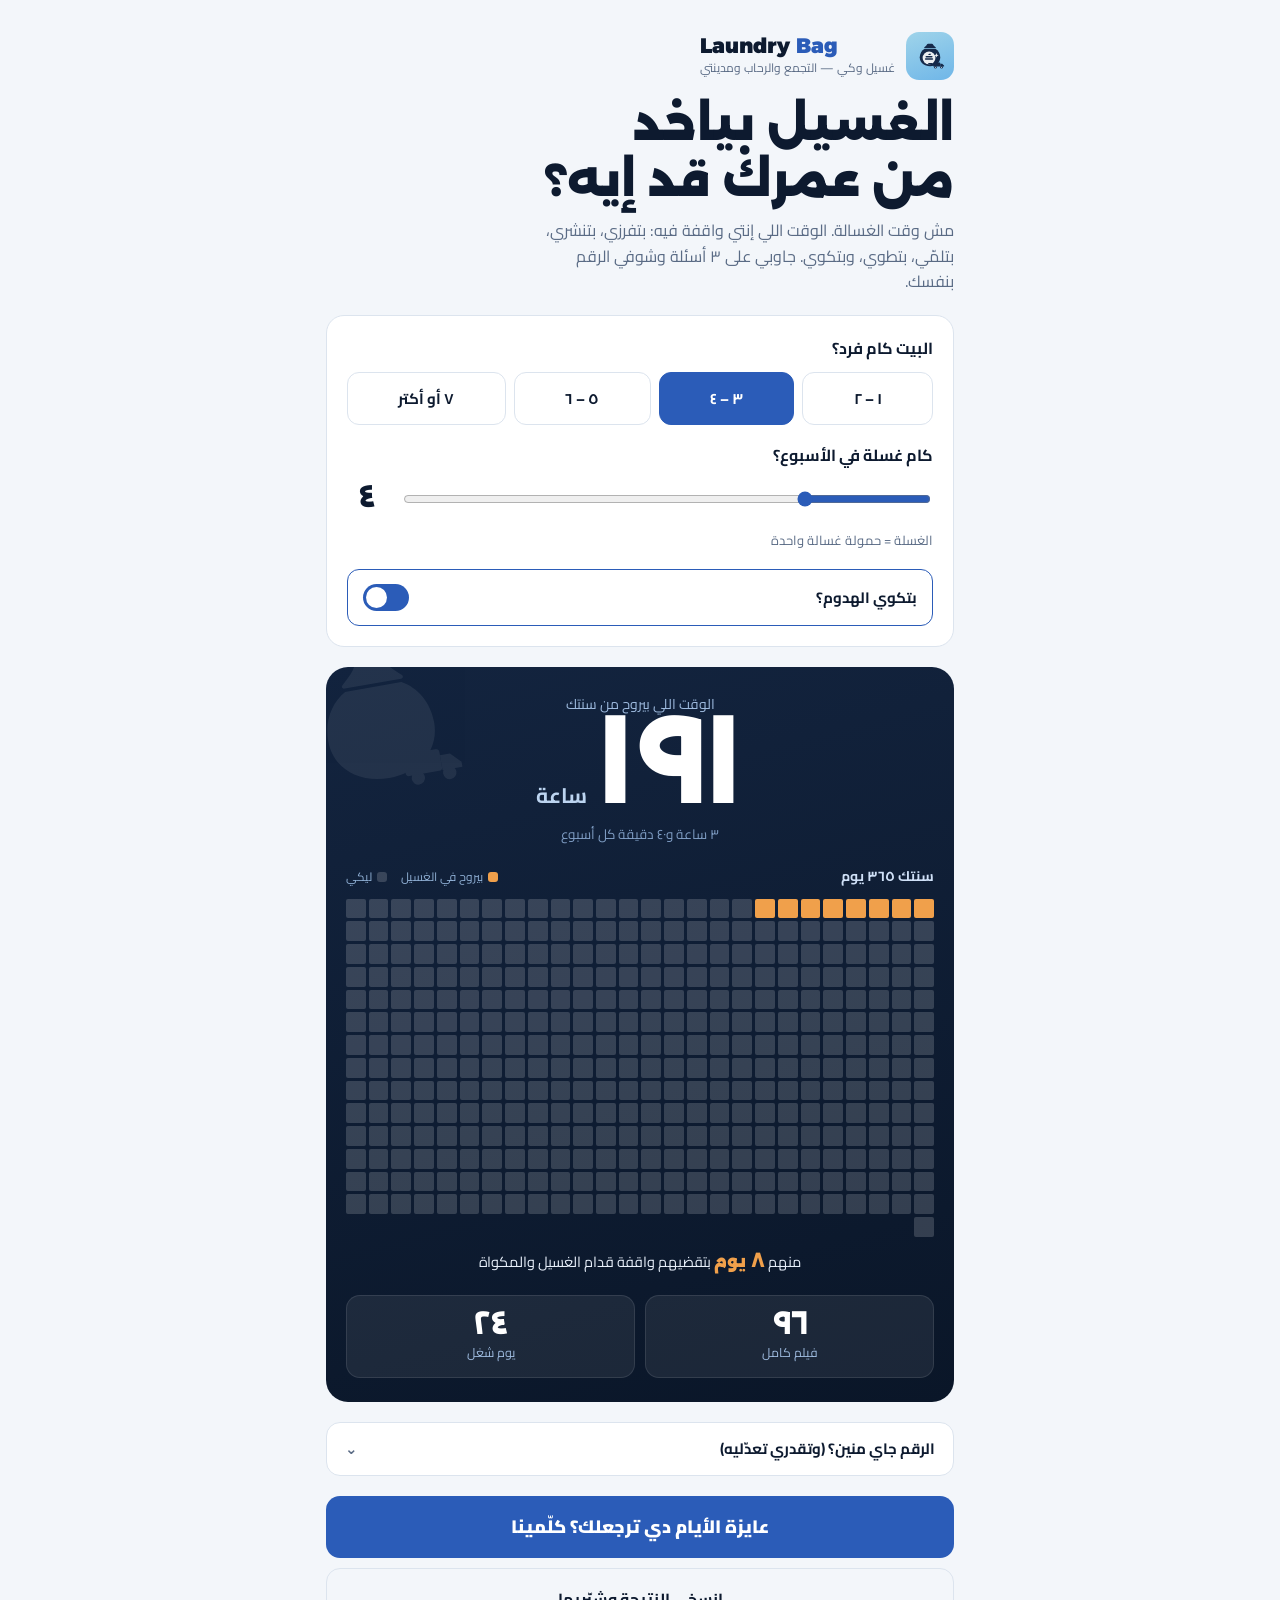
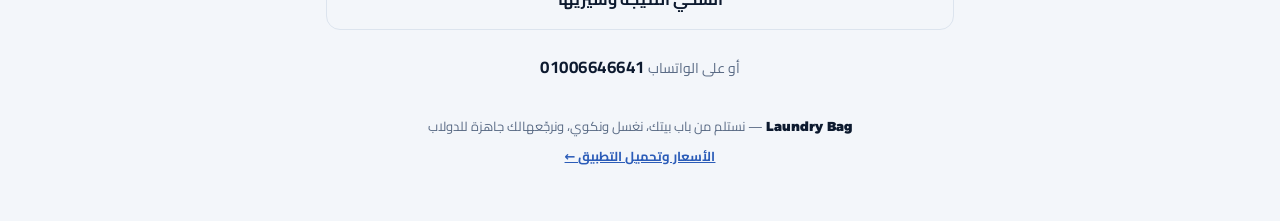
<file: calculator.html>
<!doctype html>
<html lang="ar" dir="rtl">
<head>
<meta charset="utf-8">
<meta name="viewport" content="width=device-width, initial-scale=1, viewport-fit=cover">
<title>الوقت اللي بيضيع في الغسيل — Laundry Bag</title>
<meta name="description" content="احسبي كام يوم من سنتك بيروح في الغسيل والكي. Laundry Bag — نستلم من باب بيتك ونرجّعهالك نضيفة ومكوية.">
<link rel="preconnect" href="https://fonts.googleapis.com">
<link rel="preconnect" href="https://fonts.gstatic.com" crossorigin>
<link rel="stylesheet" href="https://fonts.googleapis.com/css2?family=Cairo:wght@400;600;700;900&family=Alexandria:wght@700;900&display=swap">
<style>
  :root{--bg:#f3f6fa;--surface:#fff;--ink:#0d1a2f;--muted:#5a6b85;--line:#dce4ee;--brand:#2b5cb8;--deep:#0a1628;--amber:#f0a04b;
  --display:"Alexandria","Cairo",system-ui,sans-serif;--body:"Cairo",system-ui,-apple-system,sans-serif;color-scheme:light}
  @media(prefers-color-scheme:dark){:root:not([data-theme=light]){--bg:#080f1c;--surface:#111c2e;--ink:#e9f0fa;--muted:#93a9c6;--line:#1f2d44;--brand:#6fa8e8;--deep:#050c18;--amber:#f5b572;color-scheme:dark}}
  :root[data-theme=dark]{--bg:#080f1c;--surface:#111c2e;--ink:#e9f0fa;--muted:#93a9c6;--line:#1f2d44;--brand:#6fa8e8;--deep:#050c18;--amber:#f5b572;color-scheme:dark}
  *{box-sizing:border-box}
  body{margin:0;background:var(--bg);color:var(--ink);font-family:var(--body);direction:rtl;font-size:16px;line-height:1.6}
  .wrap{max-width:660px;margin-inline:auto;padding-left:max(16px,env(safe-area-inset-left,0px));padding-right:max(16px,env(safe-area-inset-right,0px));padding-block:32px 54px;display:flex;flex-direction:column;gap:20px}
  .brandline{display:flex;align-items:center;gap:11px}
  .chip{width:48px;height:48px;border-radius:13px;background:linear-gradient(160deg,#9fd4ea,#6fb6e8);display:flex;align-items:center;justify-content:center;flex:none}
  .chip svg{width:32px;height:32px;color:#15294a}
  .bName{font-family:var(--display);font-weight:900;font-size:21px;line-height:1.1;direction:ltr}
  .bName em{font-style:normal;color:var(--brand)}
  .bPlace{font-size:12px;color:var(--muted);margin-top:1px}
  h1{font-family:var(--display);font-weight:900;margin:16px 0 0;font-size:clamp(29px,7.2vw,46px);line-height:1.22;text-wrap:balance}
  .lede{margin:10px 0 0;color:var(--muted);max-width:46ch}
  .card{background:var(--surface);border:1px solid var(--line);border-radius:18px;padding:20px;display:flex;flex-direction:column;gap:18px}
  .field{display:flex;flex-direction:column;gap:10px;min-width:0}
  .q{font-weight:700}.hint{color:var(--muted);font-size:13px}
  .seg{display:flex;flex-wrap:wrap;gap:8px}
  .seg button{flex:1 1 auto;min-width:74px;padding:11px 8px;font-family:var(--body);font-size:15px;font-weight:700;color:var(--ink);background:transparent;border:1.5px solid var(--line);border-radius:12px;cursor:pointer;transition:background .15s,border-color .15s,color .15s}
  .seg button[aria-pressed=true]{background:var(--brand);border-color:var(--brand);color:#fff}
  :focus-visible{outline:3px solid var(--brand);outline-offset:2px}
  .sliderRow{display:flex;align-items:center;gap:14px}
  input[type=range]{flex:1;min-width:0;accent-color:var(--brand);height:26px}
  .loadNum{font-family:var(--display);font-weight:900;font-size:26px;min-width:2.2ch;text-align:center;font-variant-numeric:tabular-nums}
  .toggle{display:flex;align-items:center;justify-content:space-between;gap:12px;width:100%;padding:13px 15px;border:1.5px solid var(--line);border-radius:12px;background:transparent;cursor:pointer;font-family:var(--body);font-size:15px;font-weight:700;color:var(--ink)}
  .toggle[aria-pressed=true]{border-color:var(--brand)}
  .pipWrap{width:46px;height:27px;border-radius:14px;background:var(--line);position:relative;flex:none;transition:background .18s}
  .toggle[aria-pressed=true] .pipWrap{background:var(--brand)}
  .pip{position:absolute;top:3px;right:3px;width:21px;height:21px;border-radius:50%;background:#fff;transition:transform .18s}
  .toggle[aria-pressed=true] .pip{transform:translateX(-19px)}
  .panel{position:relative;overflow:hidden;background:linear-gradient(165deg,#13243f,var(--deep));border-radius:22px;padding:26px 20px 24px;color:#fff;display:flex;flex-direction:column;gap:20px}
  .panelMark{position:absolute;left:-30px;top:-26px;width:168px;height:168px;opacity:.07;color:#fff;transform:rotate(-10deg);pointer-events:none}
  .top{display:flex;flex-direction:column;align-items:center;text-align:center;gap:2px}
  .rLabel{font-size:14px;color:#9ebbdf}
  .bigRow{display:flex;align-items:baseline;gap:10px}
  .big{font-family:var(--display);font-weight:900;line-height:.95;font-size:clamp(62px,17vw,104px);font-variant-numeric:tabular-nums}
  .unit{font-weight:700;font-size:21px;color:#bcd4f0}
  .perWeek{color:#7f9dc4;font-size:13.5px;margin-top:6px}
  .yearBox{display:flex;flex-direction:column;gap:11px}
  .yearHead{display:flex;align-items:center;justify-content:space-between;gap:10px;flex-wrap:wrap}
  .yearTitle{font-size:14px;font-weight:700;color:#cfe0f7}
  .key{display:flex;align-items:center;gap:14px;font-size:12px;color:#8fafd4}
  .key i{width:10px;height:10px;border-radius:3px;display:inline-block;margin-left:5px;vertical-align:-1px}
  .k1{background:var(--amber)}.k2{background:rgba(255,255,255,.17)}
  .grid{display:grid;grid-template-columns:repeat(26,1fr);gap:3px}
  .grid span{aspect-ratio:1;border-radius:2px;background:rgba(255,255,255,.17);transition:background-color .35s ease}
  .grid span.lost{background:var(--amber)}
  .yearCap{font-size:14.5px;color:#e8f0fb;text-align:center}
  .yearCap b{color:var(--amber);font-family:var(--display);font-weight:900;font-size:17px}
  .equals{display:grid;grid-template-columns:1fr 1fr;gap:10px}
  .eq{background:rgba(255,255,255,.07);border:1px solid rgba(255,255,255,.1);border-radius:14px;padding:14px 12px;text-align:center;min-width:0}
  .eqN{font-family:var(--display);font-weight:900;font-size:27px;color:#fff;font-variant-numeric:tabular-nums;line-height:1.1}
  .eqL{font-size:12.5px;color:#9ebbdf;margin-top:3px}
  details{border:1px solid var(--line);border-radius:14px;background:var(--surface)}
  summary{cursor:pointer;padding:14px 18px;font-weight:700;font-size:15px;list-style:none}
  summary::-webkit-details-marker{display:none}
  summary::after{content:"\2304";float:left;color:var(--muted)}
  details[open] summary::after{content:"\2303"}
  .rows{padding:2px 18px 16px;display:flex;flex-direction:column;gap:10px}
  .row{display:flex;align-items:center;justify-content:space-between;gap:12px;min-width:0}
  .row label{font-size:15px;min-width:0}
  .row input[type=number]{width:74px;flex:none;padding:8px 10px;text-align:center;font-family:var(--body);font-size:15px;font-weight:700;color:var(--ink);background:transparent;border:1.5px solid var(--line);border-radius:10px;font-variant-numeric:tabular-nums}
  .row.total{border-top:1px solid var(--line);padding-top:12px;font-weight:900}
  .note{padding:0 18px 16px;color:var(--muted);font-size:13px}
  .actions{display:flex;flex-direction:column;gap:10px}
  .cta{display:flex;align-items:center;justify-content:center;gap:10px;background:var(--brand);color:#fff;text-decoration:none;font-family:var(--body);font-weight:900;font-size:18px;padding:17px 20px;border-radius:14px;border:none;cursor:pointer}
  .ghost{display:flex;align-items:center;justify-content:center;gap:8px;background:transparent;color:var(--ink);border:1.5px solid var(--line);border-radius:14px;font-family:var(--body);font-weight:700;font-size:16px;padding:15px 20px;cursor:pointer}
  .phone{text-align:center;color:var(--muted);font-size:14px}
  .phone b{color:var(--ink);font-size:17px;font-variant-numeric:tabular-nums;letter-spacing:.03em}
  footer{text-align:center;color:var(--muted);font-size:13px}
  footer strong{color:var(--ink);font-family:var(--display);font-weight:900}
  @media(max-width:380px){.grid{grid-template-columns:repeat(21,1fr)}}
  @media(prefers-reduced-motion:reduce){*,.grid span{transition:none!important}}
</style>
</head>
<body>

<svg width="0" height="0" style="position:absolute" aria-hidden="true"><symbol id="lbMark" viewBox="0 0 100 100">
<path d="M41 13c-2 4-6 7-9 10-1 1 0 2 1 2h34c1 0 2-1 1-2-3-3-7-6-9-10-1-2-17-2-18 0Z" fill="currentColor"/>
<path d="M33 27c-9 5-15 15-15 27 0 17 14 28 32 28s32-11 32-28c0-12-6-22-15-27H33Z" fill="currentColor"/>
<circle cx="47" cy="56" r="20" fill="#fff" opacity=".92"/>
<rect x="34" y="57" width="26" height="5" rx="2.5" fill="currentColor"/>
<rect x="36" y="50" width="22" height="5" rx="2.5" fill="currentColor"/>
<path d="M44 47h7l3-4h-7l-3 4Z" fill="currentColor"/>
<path d="M70 41l2 5 5 2-5 2-2 5-2-5-5-2 5-2 2-5Z" fill="#fff" opacity=".9"/>
<rect x="60" y="70" width="22" height="13" rx="2" fill="currentColor"/>
<path d="M82 74h6l6 6v3H82v-9Z" fill="currentColor"/>
<circle cx="67" cy="85" r="4" fill="currentColor"/><circle cx="86" cy="85" r="4" fill="currentColor"/>
<circle cx="67" cy="85" r="1.6" fill="#fff"/><circle cx="86" cy="85" r="1.6" fill="#fff"/>
<rect x="44" y="72" width="14" height="3" rx="1.5" fill="currentColor"/>
<rect x="48" y="78" width="10" height="3" rx="1.5" fill="currentColor"/>
</symbol></svg>

<div class="wrap">

  <header>
    <div class="brandline">
      <span class="chip"><svg><use href="#lbMark"/></svg></span>
      <div>
        <div class="bName">Laundry <em>Bag</em></div>
        <div class="bPlace">غسيل وكي — التجمع والرحاب ومدينتي</div>
      </div>
    </div>
    <h1>الغسيل بياخد من عمرك قد إيه؟</h1>
    <p class="lede">مش وقت الغسالة. الوقت اللي إنتي واقفة فيه: بتفرزي، بتنشري، بتلمّي، بتطوي، وبتكوي. جاوبي على ٣ أسئلة وشوفي الرقم بنفسك.</p>
  </header>

  <div class="card">
    <div class="field">
      <div class="q">البيت كام فرد؟</div>
      <div class="seg" id="people">
        <button type="button" data-loads="2" aria-pressed="false">١ – ٢</button>
        <button type="button" data-loads="4" aria-pressed="true">٣ – ٤</button>
        <button type="button" data-loads="6" aria-pressed="false">٥ – ٦</button>
        <button type="button" data-loads="8" aria-pressed="false">٧ أو أكتر</button>
      </div>
    </div>
    <div class="field">
      <div class="q">كام غسلة في الأسبوع؟</div>
      <div class="sliderRow">
        <input type="range" id="loads" min="1" max="14" step="1" value="4" aria-label="عدد الغسلات في الأسبوع">
        <span class="loadNum" id="loadsOut">٤</span>
      </div>
      <div class="hint">الغسلة = حمولة غسالة واحدة</div>
    </div>
    <button type="button" class="toggle" id="iron" aria-pressed="true">
      <span>بتكوي الهدوم؟</span>
      <span class="pipWrap"><span class="pip"></span></span>
    </button>
  </div>

  <div class="panel" aria-live="polite">
    <svg class="panelMark" aria-hidden="true"><use href="#lbMark"/></svg>
    <div class="top">
      <div class="rLabel">الوقت اللي بيروح من سنتك</div>
      <div class="bigRow"><span class="big" id="hours">١٩٠</span><span class="unit">ساعة</span></div>
      <div class="perWeek" id="perWeek">٣ ساعات و٤٠ دقيقة كل أسبوع</div>
    </div>
    <div class="yearBox">
      <div class="yearHead">
        <span class="yearTitle">سنتك ٣٦٥ يوم</span>
        <span class="key"><span><i class="k1"></i>بيروح في الغسيل</span><span><i class="k2"></i>ليكي</span></span>
      </div>
      <div class="grid" id="grid" role="img" aria-label="شبكة أيام السنة"></div>
      <div class="yearCap" id="yearCap">منهم <b>٨ يوم</b> بتقضيهم واقفة قدام الغسيل والمكواة</div>
    </div>
    <div class="equals">
      <div class="eq"><div class="eqN" id="eqMovies">٩٥</div><div class="eqL">فيلم كامل</div></div>
      <div class="eq"><div class="eqN" id="eqWork">٢٤</div><div class="eqL">يوم شغل</div></div>
    </div>
  </div>

  <details>
    <summary>الرقم جاي منين؟ (وتقدري تعدّليه)</summary>
    <div class="rows">
      <div class="row"><label for="t1">فرز وتحميل الغسالة</label><input type="number" id="t1" value="8" min="0" max="120" inputmode="numeric"></div>
      <div class="row"><label for="t2">النشر</label><input type="number" id="t2" value="12" min="0" max="120" inputmode="numeric"></div>
      <div class="row"><label for="t3">اللمّ والطي</label><input type="number" id="t3" value="15" min="0" max="120" inputmode="numeric"></div>
      <div class="row"><label for="t4">الكي</label><input type="number" id="t4" value="20" min="0" max="120" inputmode="numeric"></div>
      <div class="row total"><span>إجمالي الغسلة الواحدة</span><span id="perLoad">٥٥ دقيقة</span></div>
    </div>
    <p class="note">دقايق تقديرية — غيّريها لو بتاخد معاكي وقت أطول أو أقصر، والنتيجة هتتحدّث على طول.</p>
  </details>

  <div class="actions">
    <a class="cta" id="wa" href="https://wa.me/201006646641" target="_blank" rel="noopener">عايزة الأيام دي ترجعلك؟ كلّمينا</a>
    <button type="button" class="ghost" id="share">انسخي النتيجة وشيّريها</button>
    <p class="phone">أو على الواتساب <b>01006646641</b></p>
  </div>

  <!-- the page is reached from the landing page, so it needs a way back -->
  <footer><strong>Laundry Bag</strong> — نستلم من باب بيتك، نغسل ونكوي، ونرجّعهالك جاهزة للدولاب
    <br><a href="index.html" style="color:var(--brand);font-weight:700;display:inline-block;margin-top:10px">الأسعار وتحميل التطبيق ←</a>
  </footer>
</div>

<script>
var AR=["٠","١","٢","٣","٤","٥","٦","٧","٨","٩"];
function ar(n){return String(n).replace(/[0-9]/g,function(d){return AR[+d]})}
var gridEl=document.getElementById("grid"),cells=[];
for(var i=0;i<365;i++){var s=document.createElement("span");gridEl.appendChild(s);cells.push(s)}
var el={people:document.getElementById("people"),loads:document.getElementById("loads"),loadsOut:document.getElementById("loadsOut"),
iron:document.getElementById("iron"),hours:document.getElementById("hours"),perWeek:document.getElementById("perWeek"),
perLoad:document.getElementById("perLoad"),yearCap:document.getElementById("yearCap"),eqMovies:document.getElementById("eqMovies"),
eqWork:document.getElementById("eqWork"),wa:document.getElementById("wa"),share:document.getElementById("share"),
t:[document.getElementById("t1"),document.getElementById("t2"),document.getElementById("t3"),document.getElementById("t4")]};
var reduce=window.matchMedia("(prefers-reduced-motion: reduce)").matches,shown=0,raf=null;
function countTo(target){
  if(reduce){el.hours.textContent=ar(target);shown=target;return}
  if(raf)cancelAnimationFrame(raf);
  var from=shown,t0=null,dur=520;
  function step(ts){if(t0===null)t0=ts;var k=Math.min(1,(ts-t0)/dur),e=1-Math.pow(1-k,3);
    shown=Math.round(from+(target-from)*e);el.hours.textContent=ar(shown);if(k<1)raf=requestAnimationFrame(step)}
  raf=requestAnimationFrame(step)}
function paintYear(days){var n=Math.max(0,Math.min(365,days));
  for(var i=0;i<365;i++){var lost=i<n;if(cells[i].classList.contains("lost")!==lost)cells[i].classList.toggle("lost",lost)}}
function num(input,fb){var v=parseInt(input.value,10);if(isNaN(v)||v<0)return fb;return Math.min(v,120)}
function compute(){
  var ironing=el.iron.getAttribute("aria-pressed")==="true";
  var perLoad=num(el.t[0],8)+num(el.t[1],12)+num(el.t[2],15)+(ironing?num(el.t[3],20):0);
  var loads=parseInt(el.loads.value,10),weekMin=perLoad*loads;
  var yearHours=Math.round(weekMin*52/60),days=Math.round(yearHours/24);
  var wh=Math.floor(weekMin/60),wm=weekMin%60;
  el.loadsOut.textContent=ar(loads);
  el.perLoad.textContent=ar(perLoad)+" دقيقة";
  el.perWeek.textContent=ar(wh)+" ساعة"+(wm?" و"+ar(wm)+" دقيقة":"")+" كل أسبوع";
  el.yearCap.innerHTML="منهم <b>"+ar(days)+" يوم</b> بتقضيهم واقفة قدام الغسيل والمكواة";
  el.eqMovies.textContent=ar(Math.round(yearHours/2));
  el.eqWork.textContent=ar(Math.round(yearHours/8));
  countTo(yearHours);paintYear(days);
  el.t[3].disabled=!ironing;el.t[3].style.opacity=ironing?"1":".4";
  var msg="حسبتها على موقعكم: بضيّع "+yearHours+" ساعة في السنة على الغسيل. عايزة أعرف تفاصيل الخدمة.";
  el.wa.href="https://wa.me/201006646641?text="+encodeURIComponent(msg);
  el.share.dataset.text="اكتشفت إني بضيّع "+yearHours+" ساعة في السنة على الغسيل — يعني "+days+" يوم كامل من سنتي! احسبيها إنتي كمان مع Laundry Bag.";
}
el.people.addEventListener("click",function(e){var b=e.target.closest("button");if(!b)return;
  Array.prototype.forEach.call(el.people.children,function(x){x.setAttribute("aria-pressed","false")});
  b.setAttribute("aria-pressed","true");el.loads.value=b.dataset.loads;compute()});
el.loads.addEventListener("input",compute);
el.iron.addEventListener("click",function(){el.iron.setAttribute("aria-pressed",el.iron.getAttribute("aria-pressed")==="true"?"false":"true");compute()});
el.t.forEach(function(i){i.addEventListener("input",compute)});
function fallbackCopy(txt,done){var ta=document.createElement("textarea");ta.value=txt;ta.setAttribute("readonly","");
  ta.style.position="fixed";ta.style.opacity="0";document.body.appendChild(ta);ta.select();
  try{document.execCommand("copy");done()}catch(err){}ta.remove()}
el.share.addEventListener("click",function(){var txt=el.share.dataset.text||"";
  var done=function(){var old=el.share.textContent;el.share.textContent="اتنسخت ✓";setTimeout(function(){el.share.textContent=old},1800)};
  if(navigator.clipboard&&navigator.clipboard.writeText){navigator.clipboard.writeText(txt).then(done).catch(function(){fallbackCopy(txt,done)})}
  else{fallbackCopy(txt,done)}});
compute();
</script>
</body>
</html>
</file>
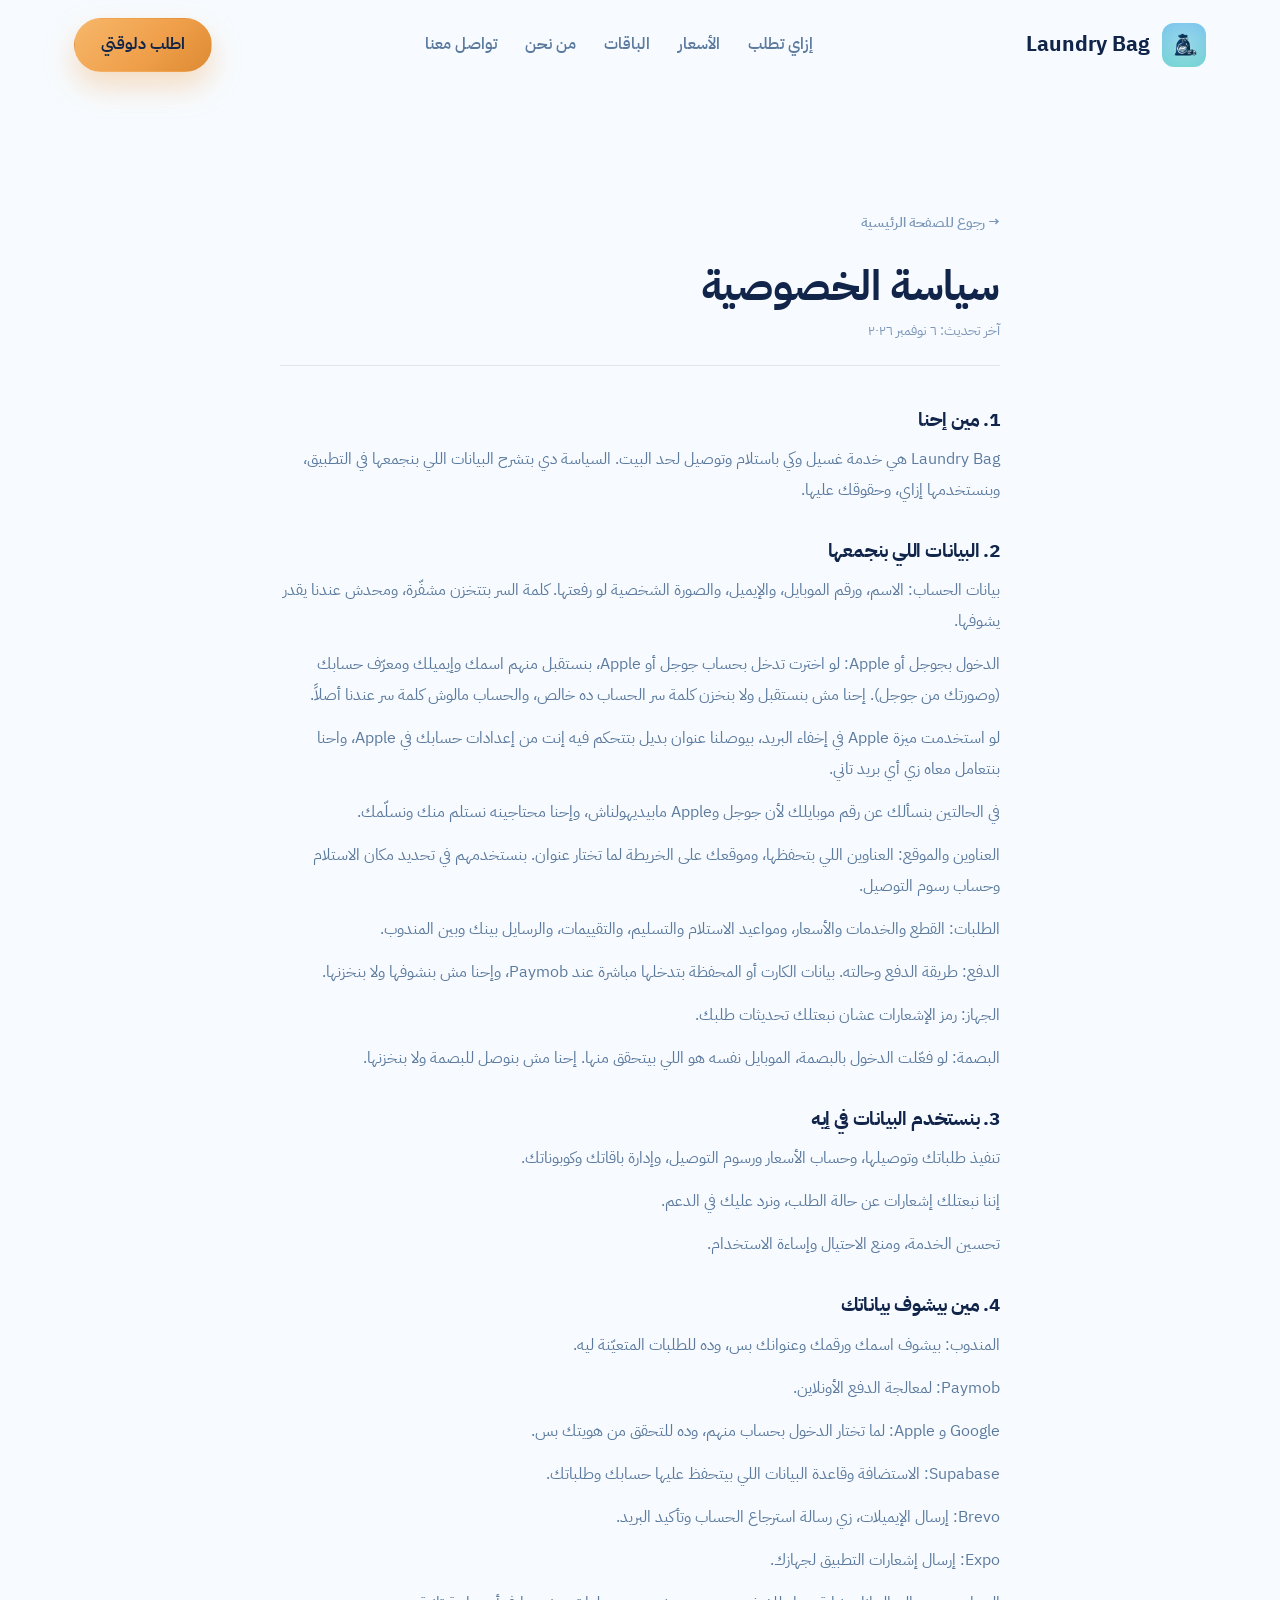
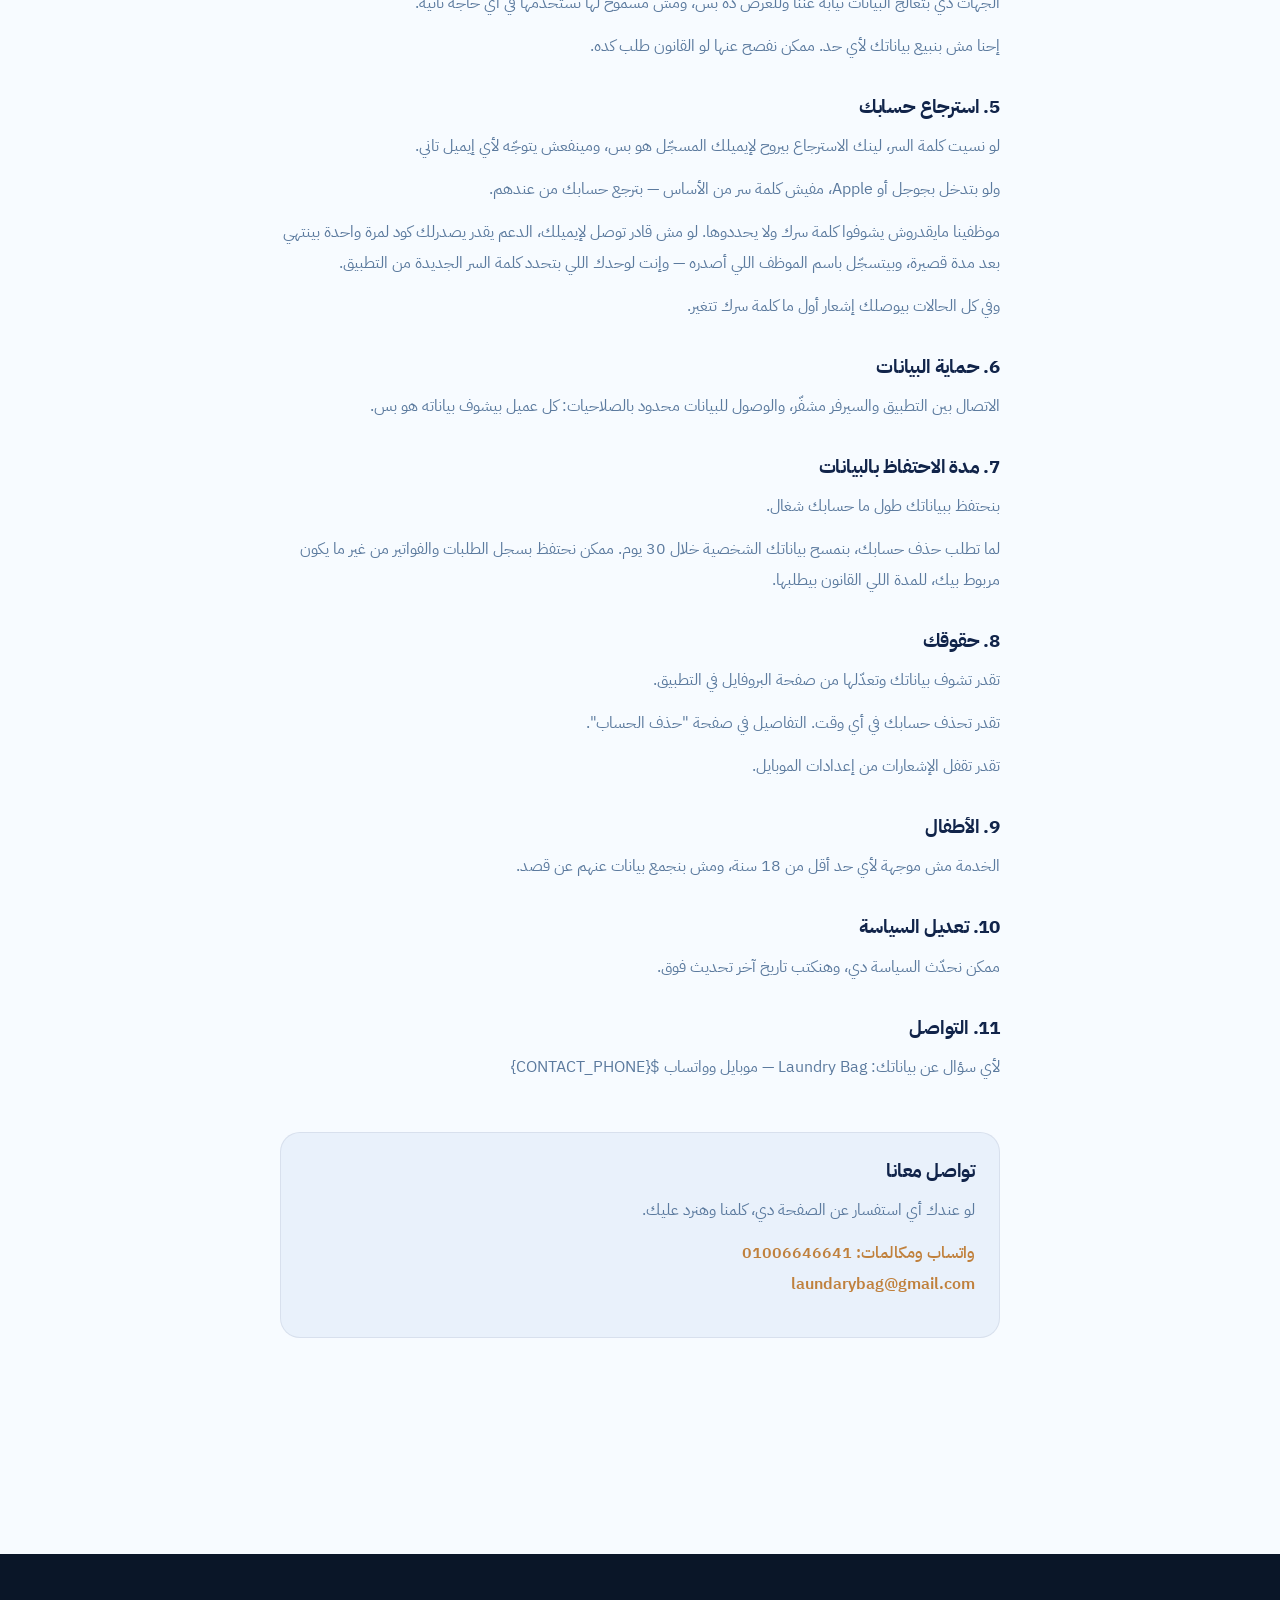
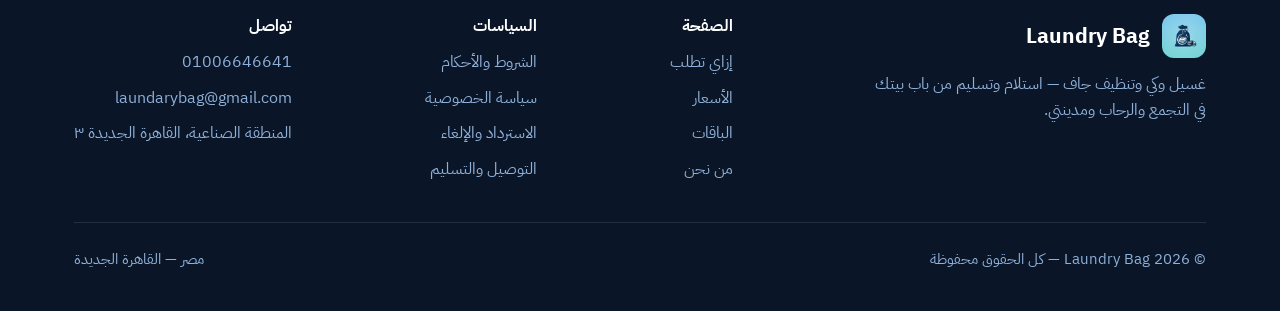
<file: privacy.html>
<!doctype html>
<html lang="ar" dir="rtl">
<head>
  <meta charset="utf-8" />
  <meta name="viewport" content="width=device-width, initial-scale=1" />
  <title>Laundry Bag — سياسة الخصوصية</title>
  <meta name="description" content="إزاي بنجمع بياناتك وبنحميها في Laundry Bag." />
  <link rel="icon" href="assets/app-icon.png" />
  <link rel="preconnect" href="https://fonts.googleapis.com" />
  <link rel="preconnect" href="https://fonts.gstatic.com" crossorigin />
  <link href="https://fonts.googleapis.com/css2?family=IBM+Plex+Sans+Arabic:wght@300;400;500;600;700&display=swap" rel="stylesheet" />
  <link rel="stylesheet" href="assets/app.css?v=20261106b" />
</head>
<body class="legal-page">
<header class="nav" id="nav">
  <div class="bar">
    <a class="brand" href="index.html">
      <img src="assets/app-icon.png" alt="Laundry Bag" />
      <b>Laundry Bag</b>
    </a>
    <nav class="nav-links">
      <a href="index.html#how">إزاي تطلب</a>
      <a href="index.html#prices">الأسعار</a>
      <a href="index.html#plans">الباقات</a>
      <a href="index.html#about">من نحن</a>
      <a href="index.html#contact">تواصل معنا</a>
    </nav>
    <a class="btn btn-gold" href="https://wa.me/201006646641" style="padding:13px 26px;font-size:16px">اطلب دلوقتي</a>
  </div>
</header>
<main class="lg-wrap">
  <a class="lg-back" href="index.html">→ رجوع للصفحة الرئيسية</a>
  <h1>سياسة الخصوصية</h1>
  <p class="lg-upd">آخر تحديث: ٦ نوفمبر ٢٠٢٦</p>
  <section class="lg-sec"><h2>1. مين إحنا</h2><p>Laundry Bag هي خدمة غسيل وكي باستلام وتوصيل لحد البيت. السياسة دي بتشرح البيانات اللي بنجمعها في التطبيق، وبنستخدمها إزاي، وحقوقك عليها.</p></section>
  <section class="lg-sec"><h2>2. البيانات اللي بنجمعها</h2><p>بيانات الحساب: الاسم، ورقم الموبايل، والإيميل، والصورة الشخصية لو رفعتها. كلمة السر بتتخزن مشفّرة، ومحدش عندنا يقدر يشوفها.</p><p>الدخول بجوجل أو Apple: لو اخترت تدخل بحساب جوجل أو Apple، بنستقبل منهم اسمك وإيميلك ومعرّف حسابك (وصورتك من جوجل). إحنا مش بنستقبل ولا بنخزن كلمة سر الحساب ده خالص، والحساب مالوش كلمة سر عندنا أصلاً.</p><p>لو استخدمت ميزة Apple في إخفاء البريد، بيوصلنا عنوان بديل بتتحكم فيه إنت من إعدادات حسابك في Apple، واحنا بنتعامل معاه زي أي بريد تاني.</p><p>في الحالتين بنسألك عن رقم موبايلك لأن جوجل وApple مابيديهولناش، وإحنا محتاجينه نستلم منك ونسلّمك.</p><p>العناوين والموقع: العناوين اللي بتحفظها، وموقعك على الخريطة لما تختار عنوان. بنستخدمهم في تحديد مكان الاستلام وحساب رسوم التوصيل.</p><p>الطلبات: القطع والخدمات والأسعار، ومواعيد الاستلام والتسليم، والتقييمات، والرسايل بينك وبين المندوب.</p><p>الدفع: طريقة الدفع وحالته. بيانات الكارت أو المحفظة بتدخلها مباشرة عند Paymob، وإحنا مش بنشوفها ولا بنخزنها.</p><p>الجهاز: رمز الإشعارات عشان نبعتلك تحديثات طلبك.</p><p>البصمة: لو فعّلت الدخول بالبصمة، الموبايل نفسه هو اللي بيتحقق منها. إحنا مش بنوصل للبصمة ولا بنخزنها.</p></section>
  <section class="lg-sec"><h2>3. بنستخدم البيانات في إيه</h2><p>تنفيذ طلباتك وتوصيلها، وحساب الأسعار ورسوم التوصيل، وإدارة باقاتك وكوبوناتك.</p><p>إننا نبعتلك إشعارات عن حالة الطلب، ونرد عليك في الدعم.</p><p>تحسين الخدمة، ومنع الاحتيال وإساءة الاستخدام.</p></section>
  <section class="lg-sec"><h2>4. مين بيشوف بياناتك</h2><p>المندوب: بيشوف اسمك ورقمك وعنوانك بس، وده للطلبات المتعيّنة ليه.</p><p>Paymob: لمعالجة الدفع الأونلاين.</p><p>Google و Apple: لما تختار الدخول بحساب منهم، وده للتحقق من هويتك بس.</p><p>Supabase: الاستضافة وقاعدة البيانات اللي بيتحفظ عليها حسابك وطلباتك.</p><p>Brevo: إرسال الإيميلات، زي رسالة استرجاع الحساب وتأكيد البريد.</p><p>Expo: إرسال إشعارات التطبيق لجهازك.</p><p>الجهات دي بتعالج البيانات نيابة عننا وللغرض ده بس، ومش مسموح لها تستخدمها في أي حاجة تانية.</p><p>إحنا مش بنبيع بياناتك لأي حد. ممكن نفصح عنها لو القانون طلب كده.</p></section>
  <section class="lg-sec"><h2>5. استرجاع حسابك</h2><p>لو نسيت كلمة السر، لينك الاسترجاع بيروح لإيميلك المسجّل هو بس، ومينفعش يتوجّه لأي إيميل تاني.</p><p>ولو بتدخل بجوجل أو Apple، مفيش كلمة سر من الأساس — بترجع حسابك من عندهم.</p><p>موظفينا مايقدروش يشوفوا كلمة سرك ولا يحددوها. لو مش قادر توصل لإيميلك، الدعم يقدر يصدرلك كود لمرة واحدة بينتهي بعد مدة قصيرة، وبيتسجّل باسم الموظف اللي أصدره — وإنت لوحدك اللي بتحدد كلمة السر الجديدة من التطبيق.</p><p>وفي كل الحالات بيوصلك إشعار أول ما كلمة سرك تتغير.</p></section>
  <section class="lg-sec"><h2>6. حماية البيانات</h2><p>الاتصال بين التطبيق والسيرفر مشفّر، والوصول للبيانات محدود بالصلاحيات: كل عميل بيشوف بياناته هو بس.</p></section>
  <section class="lg-sec"><h2>7. مدة الاحتفاظ بالبيانات</h2><p>بنحتفظ ببياناتك طول ما حسابك شغال.</p><p>لما تطلب حذف حسابك، بنمسح بياناتك الشخصية خلال 30 يوم. ممكن نحتفظ بسجل الطلبات والفواتير من غير ما يكون مربوط بيك، للمدة اللي القانون بيطلبها.</p></section>
  <section class="lg-sec"><h2>8. حقوقك</h2><p>تقدر تشوف بياناتك وتعدّلها من صفحة البروفايل في التطبيق.</p><p>تقدر تحذف حسابك في أي وقت. التفاصيل في صفحة "حذف الحساب".</p><p>تقدر تقفل الإشعارات من إعدادات الموبايل.</p></section>
  <section class="lg-sec"><h2>9. الأطفال</h2><p>الخدمة مش موجهة لأي حد أقل من 18 سنة، ومش بنجمع بيانات عنهم عن قصد.</p></section>
  <section class="lg-sec"><h2>10. تعديل السياسة</h2><p>ممكن نحدّث السياسة دي، وهنكتب تاريخ آخر تحديث فوق.</p></section>
  <section class="lg-sec"><h2>11. التواصل</h2><p>لأي سؤال عن بياناتك: Laundry Bag — موبايل وواتساب ${CONTACT_PHONE}</p></section>
  <section class="lg-sec lg-contact">
    <h2>تواصل معانا</h2>
    <p>لو عندك أي استفسار عن الصفحة دي، كلمنا وهنرد عليك.</p>
    <p><a href="https://wa.me/201006646641">واتساب ومكالمات: 01006646641</a><br />
       <a href="mailto:laundarybag@gmail.com">laundarybag@gmail.com</a></p>
  </section>
</main>
<footer>
  <div class="wrap">
    <div class="f">
      <div>
        <a class="brand inv" href="index.html">
          <img src="assets/app-icon.png" alt="Laundry Bag" /><b>Laundry Bag</b></a>
        <p style="margin-top:14px;max-width:34ch">غسيل وكي وتنظيف جاف — استلام وتسليم من باب بيتك
          في التجمع والرحاب ومدينتي.</p>
      </div>
      <div class="links">
        <b style="color:#fff">الصفحة</b>
        <a href="index.html#how">إزاي تطلب</a><a href="index.html#prices">الأسعار</a>
        <a href="index.html#plans">الباقات</a><a href="index.html#about">من نحن</a>
      </div>
      <div class="links">
        <b style="color:#fff">السياسات</b>
        <a href="terms.html">الشروط والأحكام</a>
        <a href="privacy.html">سياسة الخصوصية</a>
        <a href="refund.html">الاسترداد والإلغاء</a>
        <a href="shipping.html">التوصيل والتسليم</a>
      </div>
      <div class="links">
        <b style="color:#fff">تواصل</b>
        <a href="https://wa.me/201006646641">01006646641</a>
        <a href="mailto:laundarybag@gmail.com">laundarybag@gmail.com</a>
        <span>المنطقة الصناعية، القاهرة الجديدة ٣</span>
      </div>
    </div>
    <div class="bot">
      <span>© 2026 Laundry Bag — كل الحقوق محفوظة</span>
      <span>مصر — القاهرة الجديدة</span>
    </div>
  </div>
</footer>
</body>
</html>
</file>
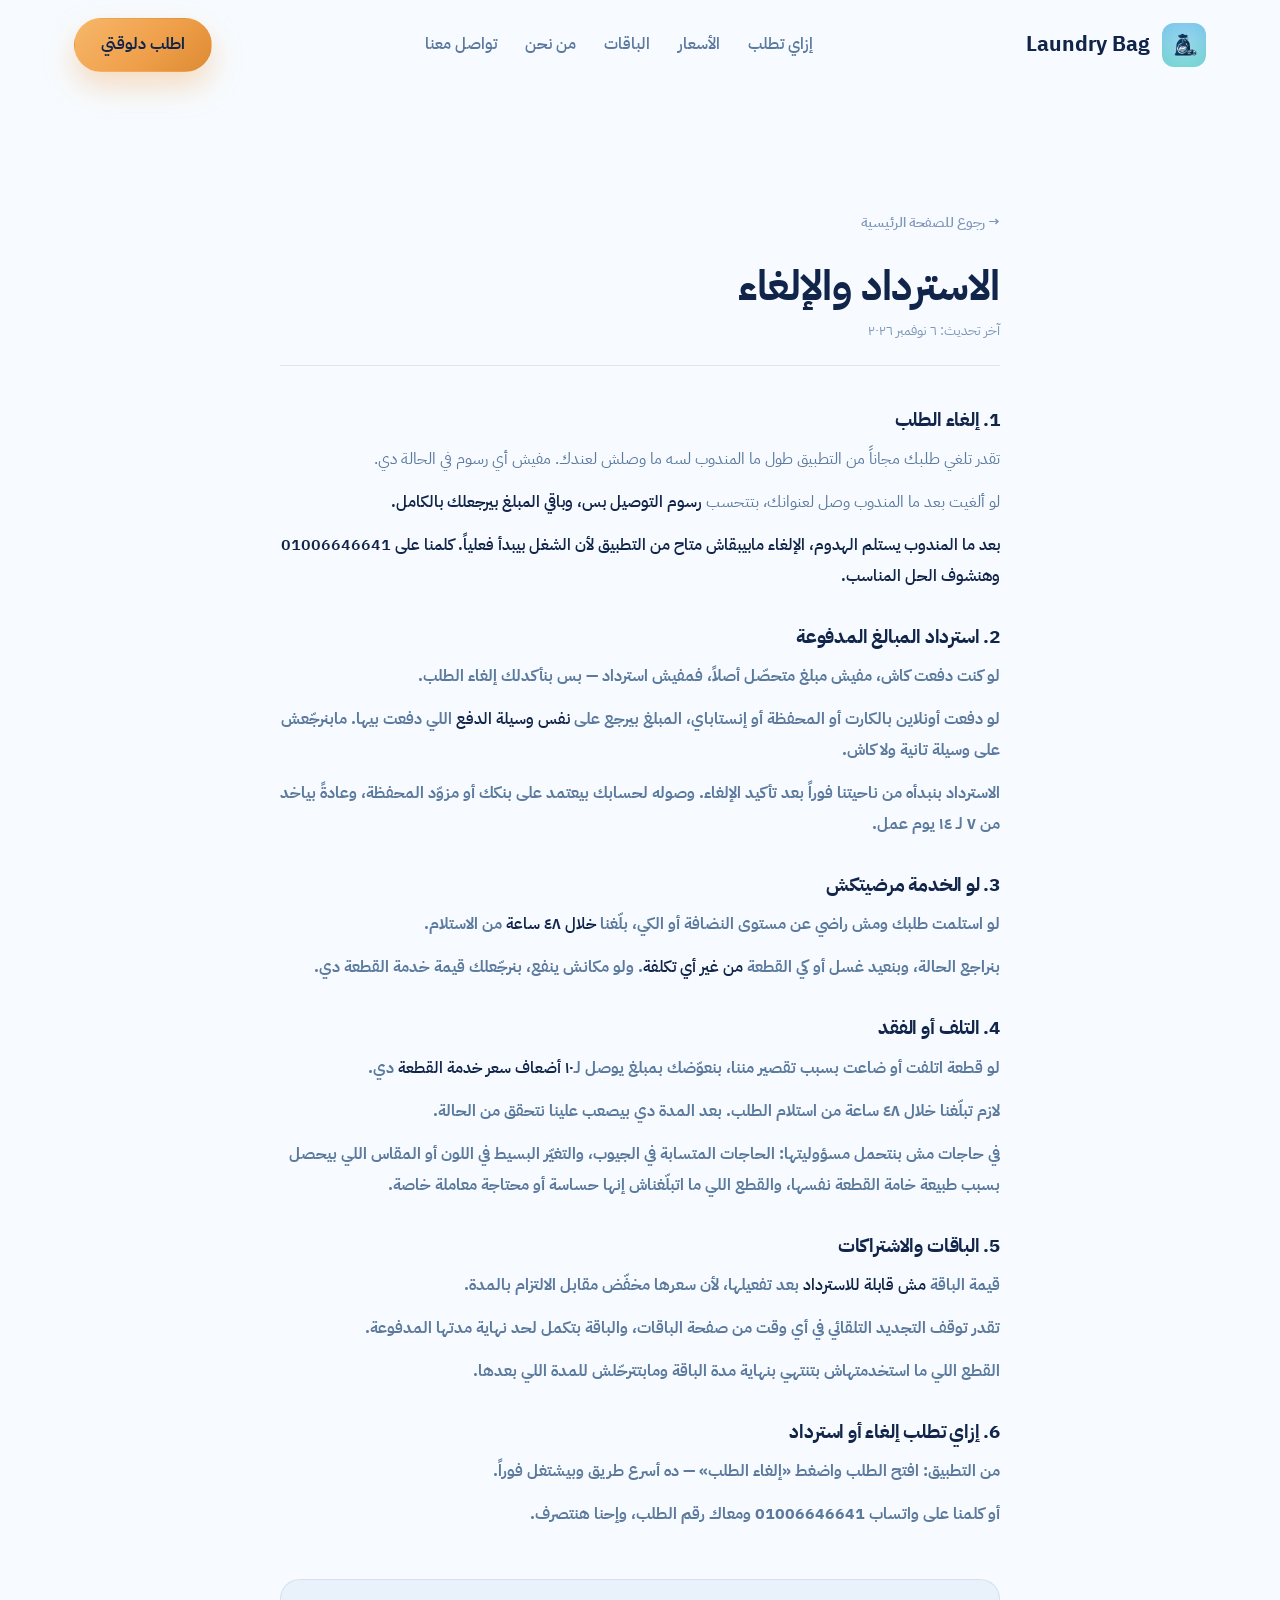
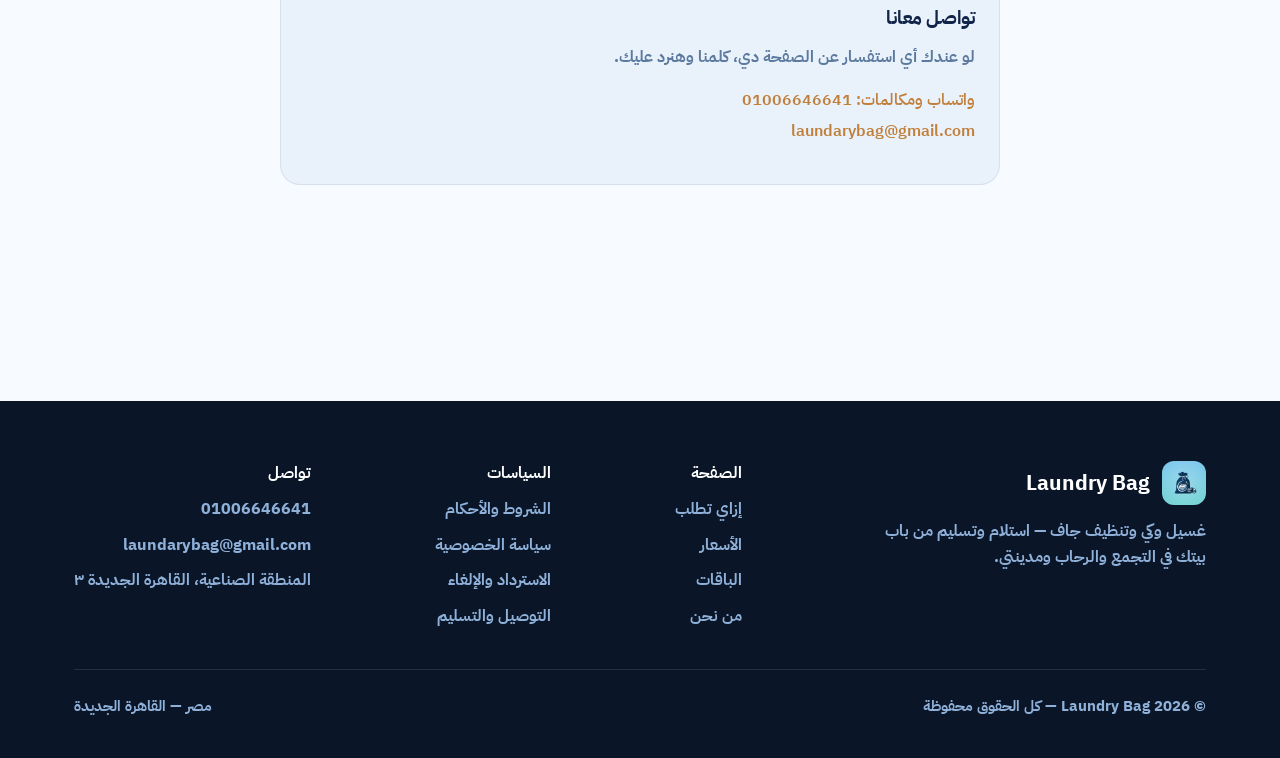
<file: refund.html>
<!doctype html>
<html lang="ar" dir="rtl">
<head>
  <meta charset="utf-8" />
  <meta name="viewport" content="width=device-width, initial-scale=1" />
  <title>Laundry Bag — الاسترداد والإلغاء</title>
  <meta name="description" content="سياسة إلغاء الطلبات واسترداد المبالغ في Laundry Bag." />
  <link rel="icon" href="assets/app-icon.png" />
  <link rel="preconnect" href="https://fonts.googleapis.com" />
  <link rel="preconnect" href="https://fonts.gstatic.com" crossorigin />
  <link href="https://fonts.googleapis.com/css2?family=IBM+Plex+Sans+Arabic:wght@300;400;500;600;700&display=swap" rel="stylesheet" />
  <link rel="stylesheet" href="assets/app.css?v=20261106b" />
</head>
<body class="legal-page">
<header class="nav" id="nav">
  <div class="bar">
    <a class="brand" href="index.html">
      <img src="assets/app-icon.png" alt="Laundry Bag" />
      <b>Laundry Bag</b>
    </a>
    <nav class="nav-links">
      <a href="index.html#how">إزاي تطلب</a>
      <a href="index.html#prices">الأسعار</a>
      <a href="index.html#plans">الباقات</a>
      <a href="index.html#about">من نحن</a>
      <a href="index.html#contact">تواصل معنا</a>
    </nav>
    <a class="btn btn-gold" href="https://wa.me/201006646641" style="padding:13px 26px;font-size:16px">اطلب دلوقتي</a>
  </div>
</header>
<main class="lg-wrap">
  <a class="lg-back" href="index.html">→ رجوع للصفحة الرئيسية</a>
  <h1>الاسترداد والإلغاء</h1>
  <p class="lg-upd">آخر تحديث: ٦ نوفمبر ٢٠٢٦</p>
  <section class="lg-sec"><h2>1. إلغاء الطلب</h2><p>تقدر تلغي طلبك مجاناً من التطبيق طول ما المندوب لسه ما وصلش لعندك. مفيش أي رسوم في الحالة دي.</p><p>لو ألغيت بعد ما المندوب وصل لعنوانك، بتتحسب <b>رسوم التوصيل بس</u>، وباقي المبلغ بيرجعلك بالكامل.</p><p>بعد ما المندوب يستلم الهدوم، الإلغاء مابيبقاش متاح من التطبيق لأن الشغل بيبدأ فعلياً. كلمنا على 01006646641 وهنشوف الحل المناسب.</p></section>
  <section class="lg-sec"><h2>2. استرداد المبالغ المدفوعة</h2><p>لو كنت دفعت كاش، مفيش مبلغ متحصّل أصلاً، فمفيش استرداد — بس بنأكدلك إلغاء الطلب.</p><p>لو دفعت أونلاين بالكارت أو المحفظة أو إنستاباي، المبلغ بيرجع على <b>نفس وسيلة الدفع</b> اللي دفعت بيها. مابنرجّعش على وسيلة تانية ولا كاش.</p><p>الاسترداد بنبدأه من ناحيتنا فوراً بعد تأكيد الإلغاء. وصوله لحسابك بيعتمد على بنكك أو مزوّد المحفظة، وعادةً بياخد من ٧ لـ ١٤ يوم عمل.</p></section>
  <section class="lg-sec"><h2>3. لو الخدمة مرضيتكش</h2><p>لو استلمت طلبك ومش راضي عن مستوى النضافة أو الكي، بلّغنا <b>خلال ٤٨ ساعة</b> من الاستلام.</p><p>بنراجع الحالة، وبنعيد غسل أو كي القطعة <b>من غير أي تكلفة</b>. ولو مكانش ينفع، بنرجّعلك قيمة خدمة القطعة دي.</p></section>
  <section class="lg-sec"><h2>4. التلف أو الفقد</h2><p>لو قطعة اتلفت أو ضاعت بسبب تقصير مننا، بنعوّضك بمبلغ يوصل لـ<b>١٠ أضعاف سعر خدمة القطعة</b> دي.</p><p>لازم تبلّغنا خلال ٤٨ ساعة من استلام الطلب. بعد المدة دي بيصعب علينا نتحقق من الحالة.</p><p>في حاجات مش بنتحمل مسؤوليتها: الحاجات المتسابة في الجيوب، والتغيّر البسيط في اللون أو المقاس اللي بيحصل بسبب طبيعة خامة القطعة نفسها، والقطع اللي ما اتبلّغناش إنها حساسة أو محتاجة معاملة خاصة.</p></section>
  <section class="lg-sec"><h2>5. الباقات والاشتراكات</h2><p>قيمة الباقة <b>مش قابلة للاسترداد</b> بعد تفعيلها، لأن سعرها مخفّض مقابل الالتزام بالمدة.</p><p>تقدر توقف التجديد التلقائي في أي وقت من صفحة الباقات، والباقة بتكمل لحد نهاية مدتها المدفوعة.</p><p>القطع اللي ما استخدمتهاش بتنتهي بنهاية مدة الباقة ومابتترحّلش للمدة اللي بعدها.</p></section>
  <section class="lg-sec"><h2>6. إزاي تطلب إلغاء أو استرداد</h2><p>من التطبيق: افتح الطلب واضغط «إلغاء الطلب» — ده أسرع طريق وبيشتغل فوراً.</p><p>أو كلمنا على واتساب 01006646641 ومعاك رقم الطلب، وإحنا هنتصرف.</p></section>
  <section class="lg-sec lg-contact">
    <h2>تواصل معانا</h2>
    <p>لو عندك أي استفسار عن الصفحة دي، كلمنا وهنرد عليك.</p>
    <p><a href="https://wa.me/201006646641">واتساب ومكالمات: 01006646641</a><br />
       <a href="mailto:laundarybag@gmail.com">laundarybag@gmail.com</a></p>
  </section>
</main>
<footer>
  <div class="wrap">
    <div class="f">
      <div>
        <a class="brand inv" href="index.html">
          <img src="assets/app-icon.png" alt="Laundry Bag" /><b>Laundry Bag</b></a>
        <p style="margin-top:14px;max-width:34ch">غسيل وكي وتنظيف جاف — استلام وتسليم من باب بيتك
          في التجمع والرحاب ومدينتي.</p>
      </div>
      <div class="links">
        <b style="color:#fff">الصفحة</b>
        <a href="index.html#how">إزاي تطلب</a><a href="index.html#prices">الأسعار</a>
        <a href="index.html#plans">الباقات</a><a href="index.html#about">من نحن</a>
      </div>
      <div class="links">
        <b style="color:#fff">السياسات</b>
        <a href="terms.html">الشروط والأحكام</a>
        <a href="privacy.html">سياسة الخصوصية</a>
        <a href="refund.html">الاسترداد والإلغاء</a>
        <a href="shipping.html">التوصيل والتسليم</a>
      </div>
      <div class="links">
        <b style="color:#fff">تواصل</b>
        <a href="https://wa.me/201006646641">01006646641</a>
        <a href="mailto:laundarybag@gmail.com">laundarybag@gmail.com</a>
        <span>المنطقة الصناعية، القاهرة الجديدة ٣</span>
      </div>
    </div>
    <div class="bot">
      <span>© 2026 Laundry Bag — كل الحقوق محفوظة</span>
      <span>مصر — القاهرة الجديدة</span>
    </div>
  </div>
</footer>
</body>
</html>
</file>
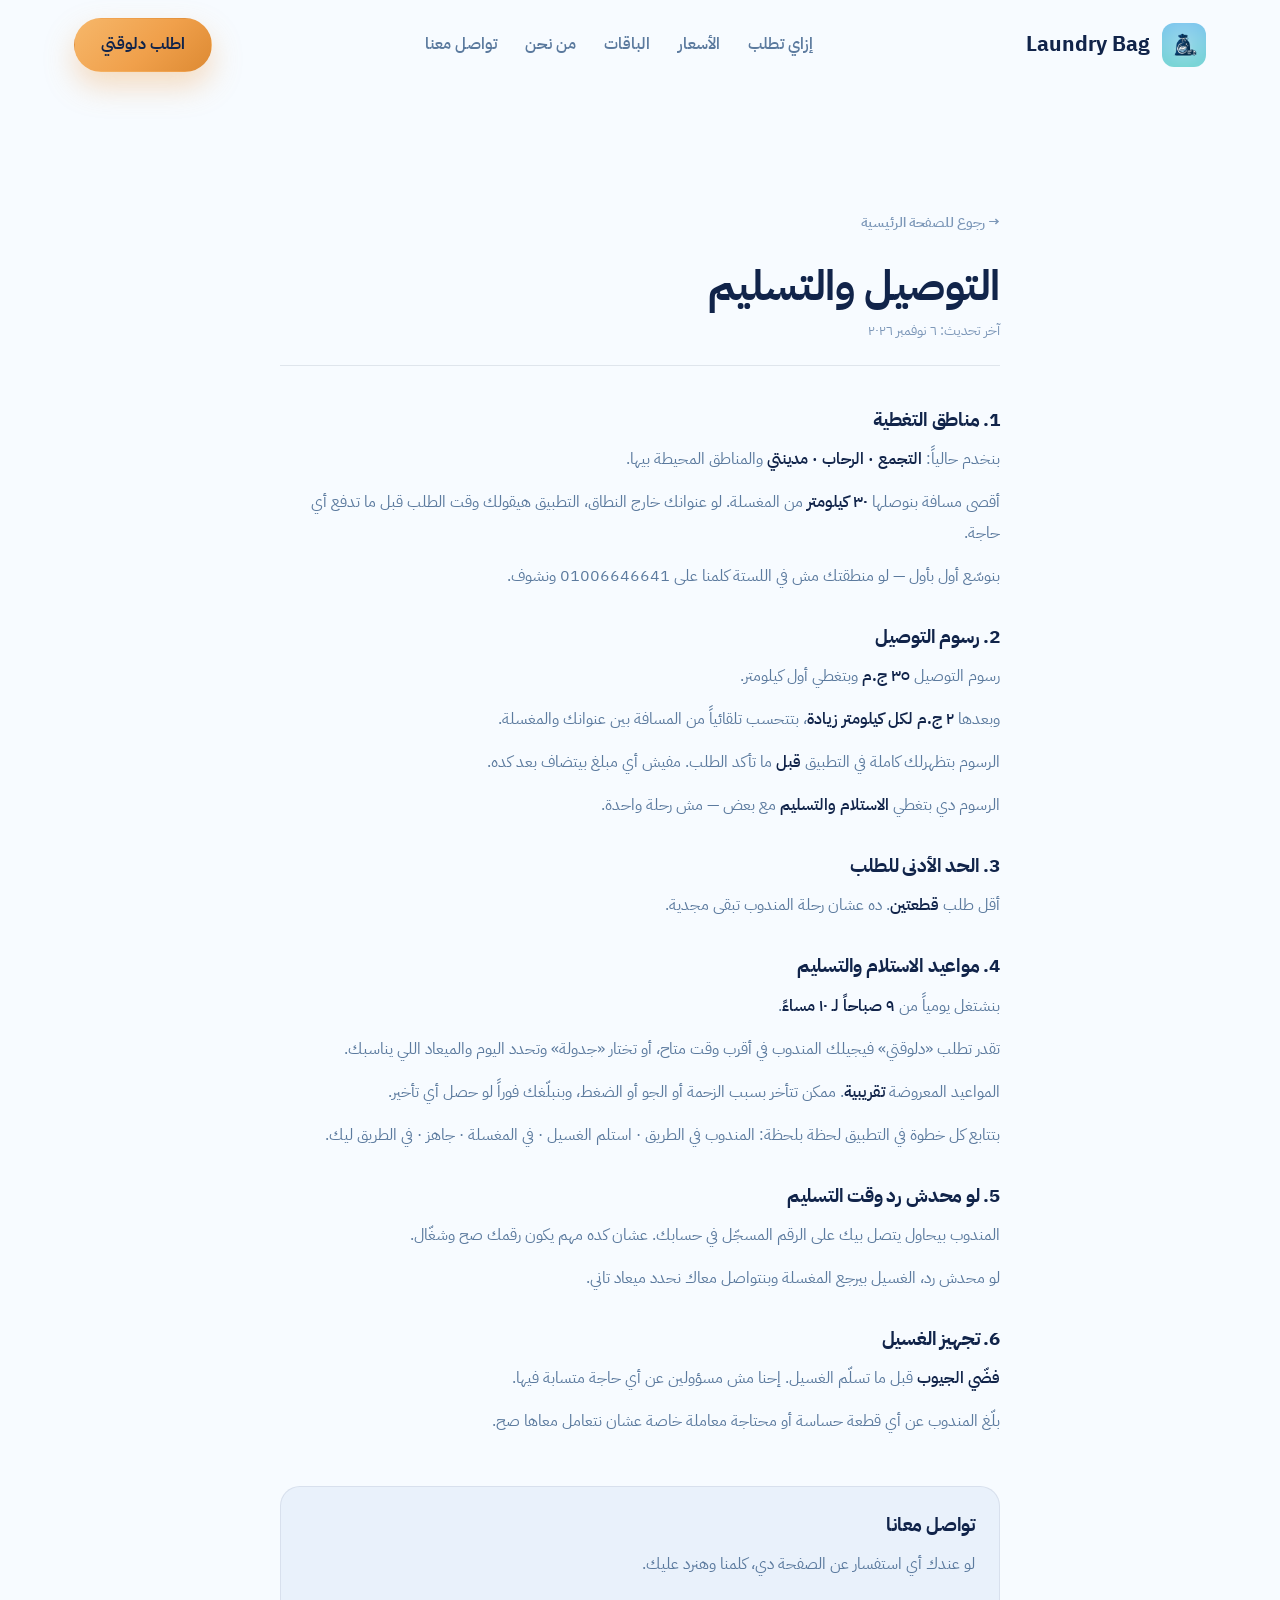
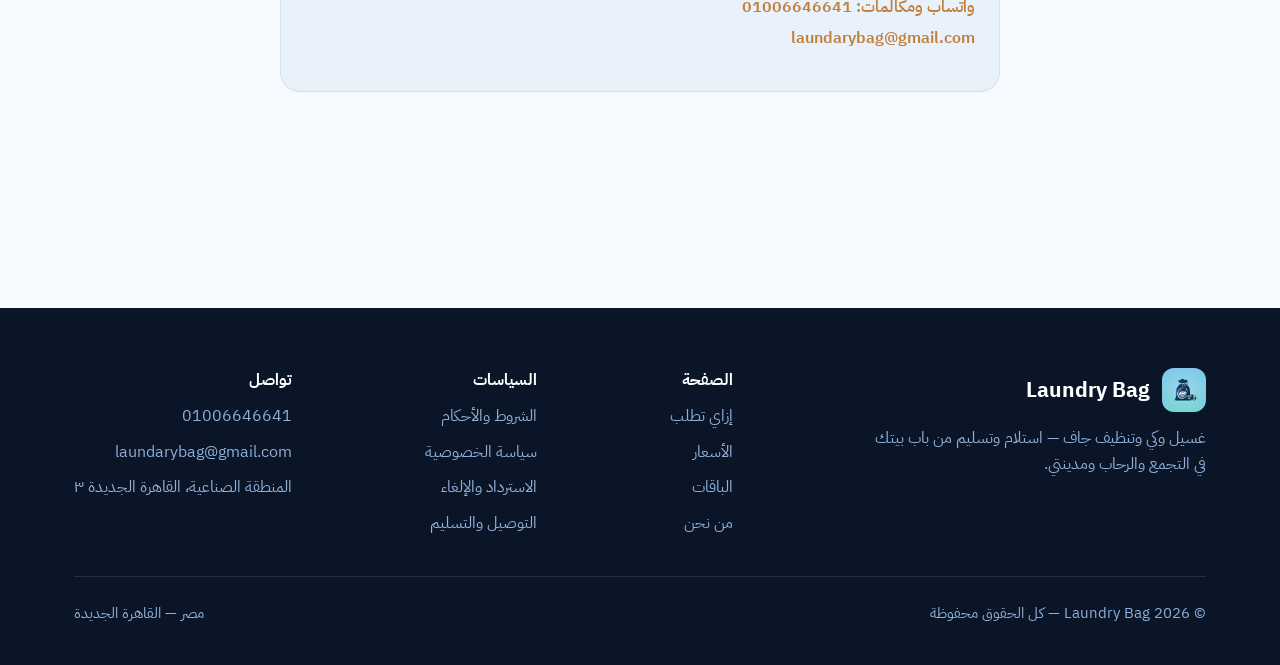
<file: shipping.html>
<!doctype html>
<html lang="ar" dir="rtl">
<head>
  <meta charset="utf-8" />
  <meta name="viewport" content="width=device-width, initial-scale=1" />
  <title>Laundry Bag — التوصيل والتسليم</title>
  <meta name="description" content="مناطق التغطية ورسوم التوصيل والمواعيد في Laundry Bag." />
  <link rel="icon" href="assets/app-icon.png" />
  <link rel="preconnect" href="https://fonts.googleapis.com" />
  <link rel="preconnect" href="https://fonts.gstatic.com" crossorigin />
  <link href="https://fonts.googleapis.com/css2?family=IBM+Plex+Sans+Arabic:wght@300;400;500;600;700&display=swap" rel="stylesheet" />
  <link rel="stylesheet" href="assets/app.css?v=20261106b" />
</head>
<body class="legal-page">
<header class="nav" id="nav">
  <div class="bar">
    <a class="brand" href="index.html">
      <img src="assets/app-icon.png" alt="Laundry Bag" />
      <b>Laundry Bag</b>
    </a>
    <nav class="nav-links">
      <a href="index.html#how">إزاي تطلب</a>
      <a href="index.html#prices">الأسعار</a>
      <a href="index.html#plans">الباقات</a>
      <a href="index.html#about">من نحن</a>
      <a href="index.html#contact">تواصل معنا</a>
    </nav>
    <a class="btn btn-gold" href="https://wa.me/201006646641" style="padding:13px 26px;font-size:16px">اطلب دلوقتي</a>
  </div>
</header>
<main class="lg-wrap">
  <a class="lg-back" href="index.html">→ رجوع للصفحة الرئيسية</a>
  <h1>التوصيل والتسليم</h1>
  <p class="lg-upd">آخر تحديث: ٦ نوفمبر ٢٠٢٦</p>
  <section class="lg-sec"><h2>1. مناطق التغطية</h2><p>بنخدم حالياً: <b>التجمع · الرحاب · مدينتي</b> والمناطق المحيطة بيها.</p><p>أقصى مسافة بنوصلها <b>٣٠ كيلومتر</b> من المغسلة. لو عنوانك خارج النطاق، التطبيق هيقولك وقت الطلب قبل ما تدفع أي حاجة.</p><p>بنوسّع أول بأول — لو منطقتك مش في اللستة كلمنا على 01006646641 ونشوف.</p></section>
  <section class="lg-sec"><h2>2. رسوم التوصيل</h2><p>رسوم التوصيل <b>٣٥ ج.م</b> وبتغطي أول كيلومتر.</p><p>وبعدها <b>٢ ج.م لكل كيلومتر زيادة</b>، بتتحسب تلقائياً من المسافة بين عنوانك والمغسلة.</p><p>الرسوم بتظهرلك كاملة في التطبيق <b>قبل</b> ما تأكد الطلب. مفيش أي مبلغ بيتضاف بعد كده.</p><p>الرسوم دي بتغطي <b>الاستلام والتسليم</b> مع بعض — مش رحلة واحدة.</p></section>
  <section class="lg-sec"><h2>3. الحد الأدنى للطلب</h2><p>أقل طلب <b>قطعتين</b>. ده عشان رحلة المندوب تبقى مجدية.</p></section>
  <section class="lg-sec"><h2>4. مواعيد الاستلام والتسليم</h2><p>بنشتغل يومياً من <b>٩ صباحاً لـ ١٠ مساءً</b>.</p><p>تقدر تطلب «دلوقتي» فيجيلك المندوب في أقرب وقت متاح، أو تختار «جدولة» وتحدد اليوم والميعاد اللي يناسبك.</p><p>المواعيد المعروضة <b>تقريبية</b>. ممكن تتأخر بسبب الزحمة أو الجو أو الضغط، وبنبلّغك فوراً لو حصل أي تأخير.</p><p>بتتابع كل خطوة في التطبيق لحظة بلحظة: المندوب في الطريق · استلم الغسيل · في المغسلة · جاهز · في الطريق ليك.</p></section>
  <section class="lg-sec"><h2>5. لو محدش رد وقت التسليم</h2><p>المندوب بيحاول يتصل بيك على الرقم المسجّل في حسابك. عشان كده مهم يكون رقمك صح وشغّال.</p><p>لو محدش رد، الغسيل بيرجع المغسلة وبنتواصل معاك نحدد ميعاد تاني.</p></section>
  <section class="lg-sec"><h2>6. تجهيز الغسيل</h2><p><b>فضّي الجيوب</b> قبل ما تسلّم الغسيل. إحنا مش مسؤولين عن أي حاجة متسابة فيها.</p><p>بلّغ المندوب عن أي قطعة حساسة أو محتاجة معاملة خاصة عشان نتعامل معاها صح.</p></section>
  <section class="lg-sec lg-contact">
    <h2>تواصل معانا</h2>
    <p>لو عندك أي استفسار عن الصفحة دي، كلمنا وهنرد عليك.</p>
    <p><a href="https://wa.me/201006646641">واتساب ومكالمات: 01006646641</a><br />
       <a href="mailto:laundarybag@gmail.com">laundarybag@gmail.com</a></p>
  </section>
</main>
<footer>
  <div class="wrap">
    <div class="f">
      <div>
        <a class="brand inv" href="index.html">
          <img src="assets/app-icon.png" alt="Laundry Bag" /><b>Laundry Bag</b></a>
        <p style="margin-top:14px;max-width:34ch">غسيل وكي وتنظيف جاف — استلام وتسليم من باب بيتك
          في التجمع والرحاب ومدينتي.</p>
      </div>
      <div class="links">
        <b style="color:#fff">الصفحة</b>
        <a href="index.html#how">إزاي تطلب</a><a href="index.html#prices">الأسعار</a>
        <a href="index.html#plans">الباقات</a><a href="index.html#about">من نحن</a>
      </div>
      <div class="links">
        <b style="color:#fff">السياسات</b>
        <a href="terms.html">الشروط والأحكام</a>
        <a href="privacy.html">سياسة الخصوصية</a>
        <a href="refund.html">الاسترداد والإلغاء</a>
        <a href="shipping.html">التوصيل والتسليم</a>
      </div>
      <div class="links">
        <b style="color:#fff">تواصل</b>
        <a href="https://wa.me/201006646641">01006646641</a>
        <a href="mailto:laundarybag@gmail.com">laundarybag@gmail.com</a>
        <span>المنطقة الصناعية، القاهرة الجديدة ٣</span>
      </div>
    </div>
    <div class="bot">
      <span>© 2026 Laundry Bag — كل الحقوق محفوظة</span>
      <span>مصر — القاهرة الجديدة</span>
    </div>
  </div>
</footer>
</body>
</html>
</file>
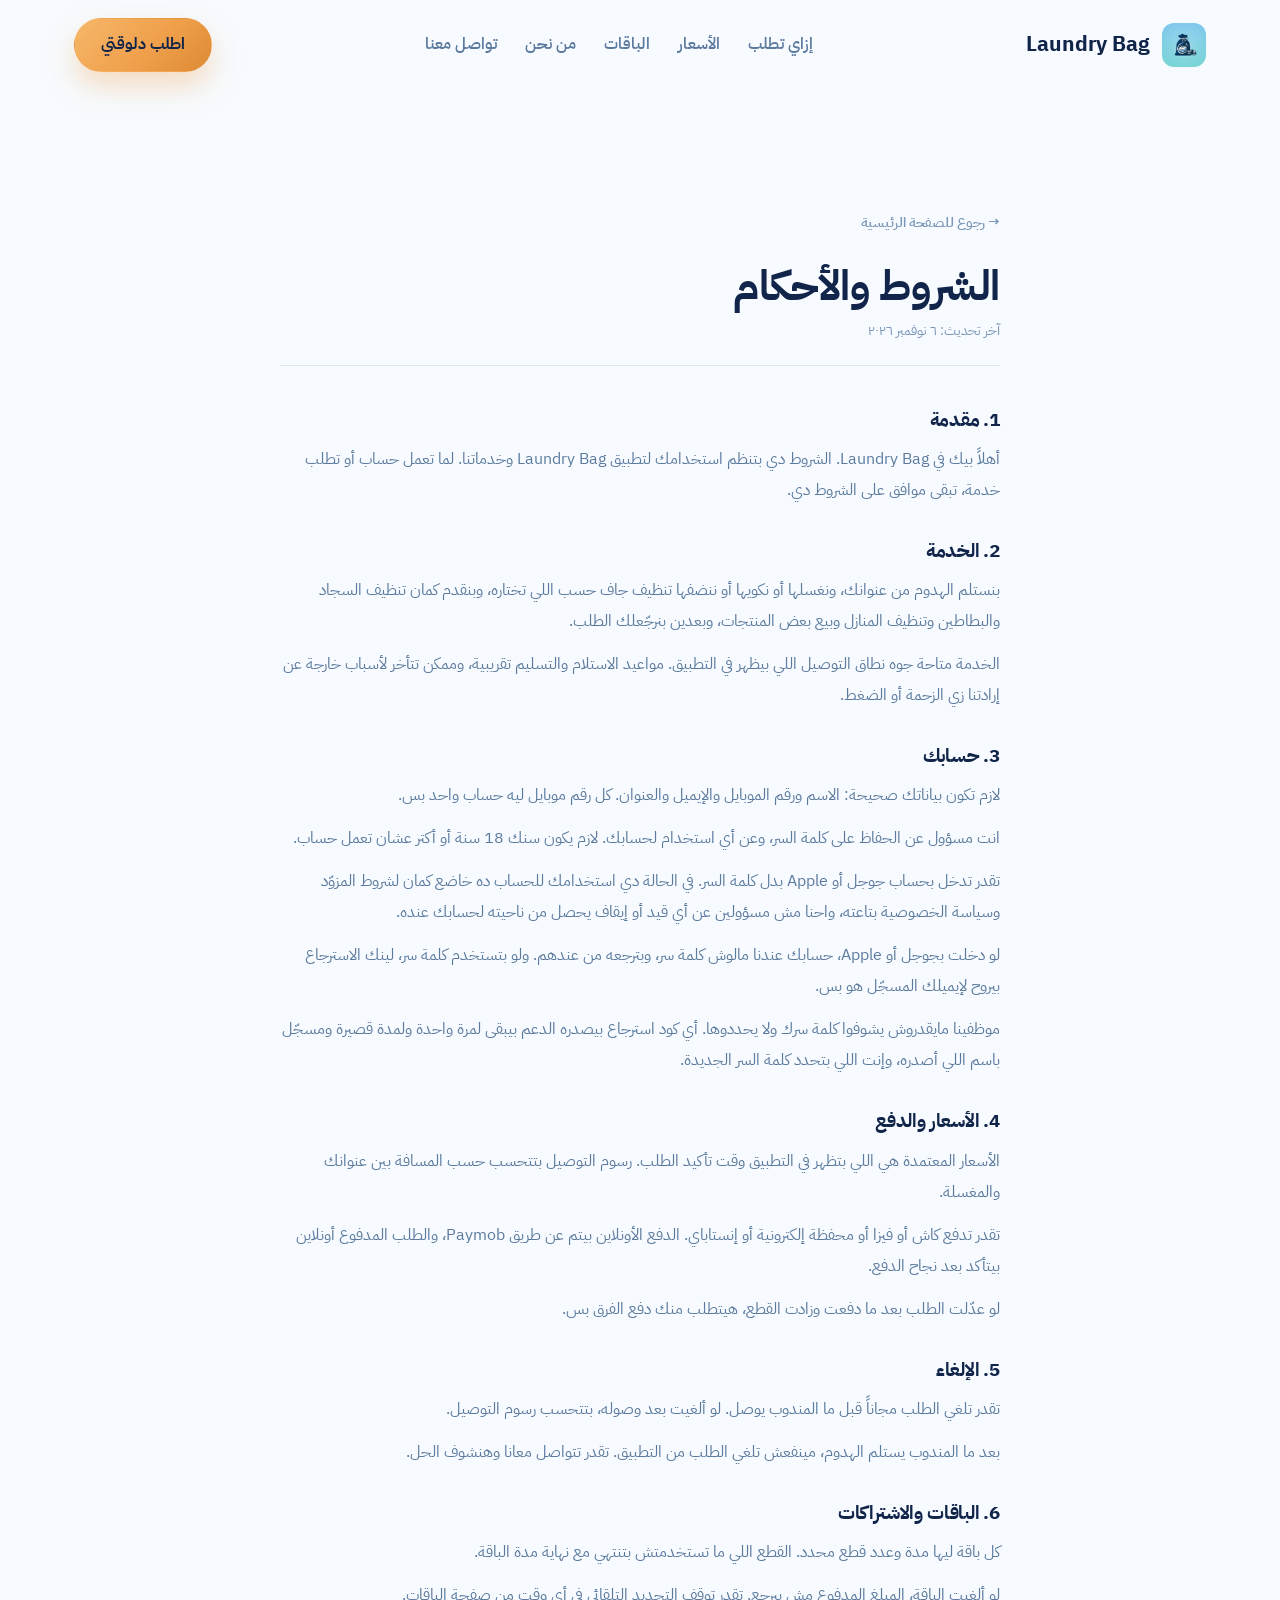
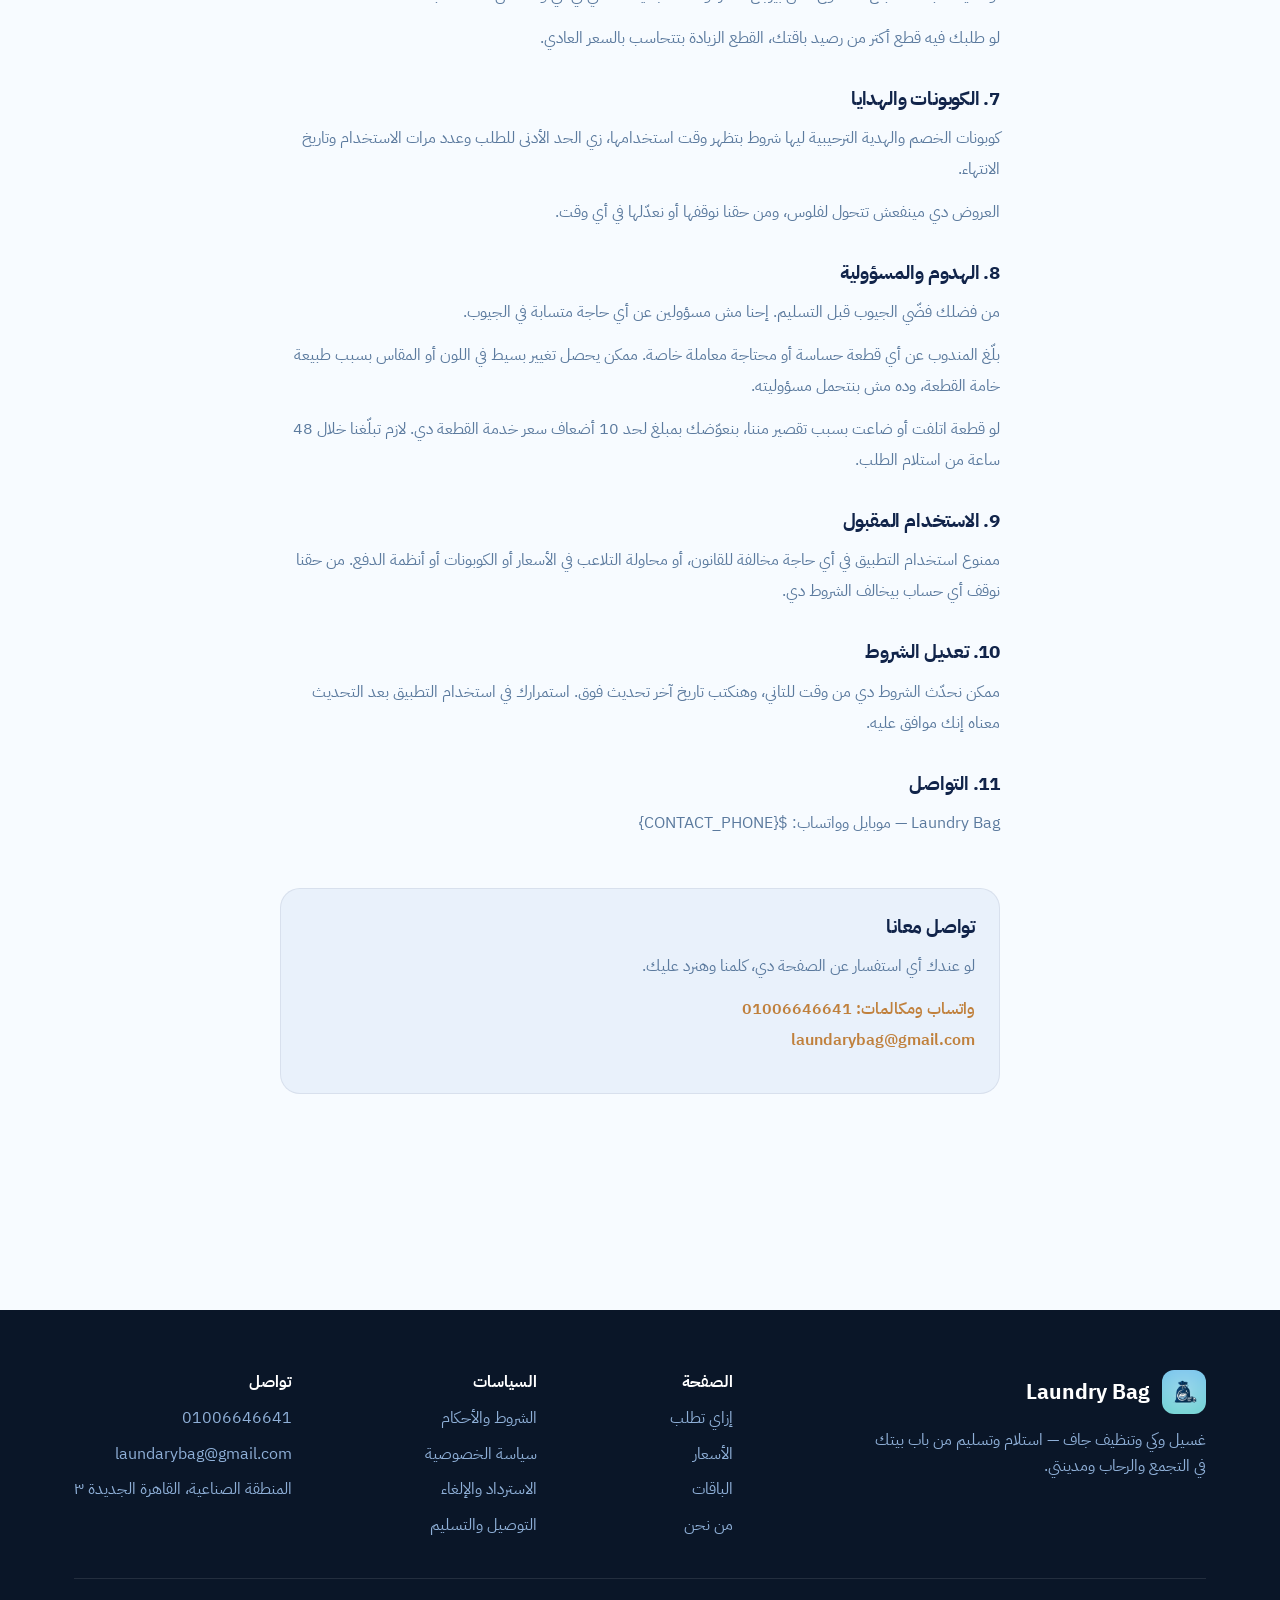
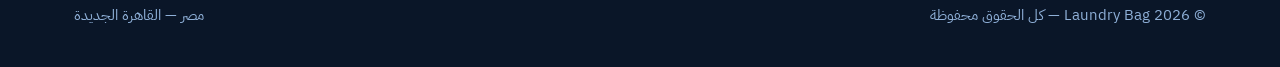
<file: terms.html>
<!doctype html>
<html lang="ar" dir="rtl">
<head>
  <meta charset="utf-8" />
  <meta name="viewport" content="width=device-width, initial-scale=1" />
  <title>Laundry Bag — الشروط والأحكام</title>
  <meta name="description" content="شروط وأحكام استخدام خدمات Laundry Bag." />
  <link rel="icon" href="assets/app-icon.png" />
  <link rel="preconnect" href="https://fonts.googleapis.com" />
  <link rel="preconnect" href="https://fonts.gstatic.com" crossorigin />
  <link href="https://fonts.googleapis.com/css2?family=IBM+Plex+Sans+Arabic:wght@300;400;500;600;700&display=swap" rel="stylesheet" />
  <link rel="stylesheet" href="assets/app.css?v=20261106b" />
</head>
<body class="legal-page">
<header class="nav" id="nav">
  <div class="bar">
    <a class="brand" href="index.html">
      <img src="assets/app-icon.png" alt="Laundry Bag" />
      <b>Laundry Bag</b>
    </a>
    <nav class="nav-links">
      <a href="index.html#how">إزاي تطلب</a>
      <a href="index.html#prices">الأسعار</a>
      <a href="index.html#plans">الباقات</a>
      <a href="index.html#about">من نحن</a>
      <a href="index.html#contact">تواصل معنا</a>
    </nav>
    <a class="btn btn-gold" href="https://wa.me/201006646641" style="padding:13px 26px;font-size:16px">اطلب دلوقتي</a>
  </div>
</header>
<main class="lg-wrap">
  <a class="lg-back" href="index.html">→ رجوع للصفحة الرئيسية</a>
  <h1>الشروط والأحكام</h1>
  <p class="lg-upd">آخر تحديث: ٦ نوفمبر ٢٠٢٦</p>
  <section class="lg-sec"><h2>1. مقدمة</h2><p>أهلاً بيك في Laundry Bag. الشروط دي بتنظم استخدامك لتطبيق Laundry Bag وخدماتنا. لما تعمل حساب أو تطلب خدمة، تبقى موافق على الشروط دي.</p></section>
  <section class="lg-sec"><h2>2. الخدمة</h2><p>بنستلم الهدوم من عنوانك، ونغسلها أو نكويها أو ننضفها تنظيف جاف حسب اللي تختاره، وبنقدم كمان تنظيف السجاد والبطاطين وتنظيف المنازل وبيع بعض المنتجات، وبعدين بنرجّعلك الطلب.</p><p>الخدمة متاحة جوه نطاق التوصيل اللي بيظهر في التطبيق. مواعيد الاستلام والتسليم تقريبية، وممكن تتأخر لأسباب خارجة عن إرادتنا زي الزحمة أو الضغط.</p></section>
  <section class="lg-sec"><h2>3. حسابك</h2><p>لازم تكون بياناتك صحيحة: الاسم ورقم الموبايل والإيميل والعنوان. كل رقم موبايل ليه حساب واحد بس.</p><p>انت مسؤول عن الحفاظ على كلمة السر، وعن أي استخدام لحسابك. لازم يكون سنك 18 سنة أو أكتر عشان تعمل حساب.</p><p>تقدر تدخل بحساب جوجل أو Apple بدل كلمة السر. في الحالة دي استخدامك للحساب ده خاضع كمان لشروط المزوّد وسياسة الخصوصية بتاعته، واحنا مش مسؤولين عن أي قيد أو إيقاف يحصل من ناحيته لحسابك عنده.</p><p>لو دخلت بجوجل أو Apple، حسابك عندنا مالوش كلمة سر، وبترجعه من عندهم. ولو بتستخدم كلمة سر، لينك الاسترجاع بيروح لإيميلك المسجّل هو بس.</p><p>موظفينا مايقدروش يشوفوا كلمة سرك ولا يحددوها. أي كود استرجاع بيصدره الدعم بيبقى لمرة واحدة ولمدة قصيرة ومسجّل باسم اللي أصدره، وإنت اللي بتحدد كلمة السر الجديدة.</p></section>
  <section class="lg-sec"><h2>4. الأسعار والدفع</h2><p>الأسعار المعتمدة هي اللي بتظهر في التطبيق وقت تأكيد الطلب. رسوم التوصيل بتتحسب حسب المسافة بين عنوانك والمغسلة.</p><p>تقدر تدفع كاش أو فيزا أو محفظة إلكترونية أو إنستاباي. الدفع الأونلاين بيتم عن طريق Paymob، والطلب المدفوع أونلاين بيتأكد بعد نجاح الدفع.</p><p>لو عدّلت الطلب بعد ما دفعت وزادت القطع، هيتطلب منك دفع الفرق بس.</p></section>
  <section class="lg-sec"><h2>5. الإلغاء</h2><p>تقدر تلغي الطلب مجاناً قبل ما المندوب يوصل. لو ألغيت بعد وصوله، بتتحسب رسوم التوصيل.</p><p>بعد ما المندوب يستلم الهدوم، مينفعش تلغي الطلب من التطبيق. تقدر تتواصل معانا وهنشوف الحل.</p></section>
  <section class="lg-sec"><h2>6. الباقات والاشتراكات</h2><p>كل باقة ليها مدة وعدد قطع محدد. القطع اللي ما تستخدمتش بتنتهي مع نهاية مدة الباقة.</p><p>لو ألغيت الباقة، المبلغ المدفوع مش بيرجع. تقدر توقف التجديد التلقائي في أي وقت من صفحة الباقات.</p><p>لو طلبك فيه قطع أكتر من رصيد باقتك، القطع الزيادة بتتحاسب بالسعر العادي.</p></section>
  <section class="lg-sec"><h2>7. الكوبونات والهدايا</h2><p>كوبونات الخصم والهدية الترحيبية ليها شروط بتظهر وقت استخدامها، زي الحد الأدنى للطلب وعدد مرات الاستخدام وتاريخ الانتهاء.</p><p>العروض دي مينفعش تتحول لفلوس، ومن حقنا نوقفها أو نعدّلها في أي وقت.</p></section>
  <section class="lg-sec"><h2>8. الهدوم والمسؤولية</h2><p>من فضلك فضّي الجيوب قبل التسليم. إحنا مش مسؤولين عن أي حاجة متسابة في الجيوب.</p><p>بلّغ المندوب عن أي قطعة حساسة أو محتاجة معاملة خاصة. ممكن يحصل تغيير بسيط في اللون أو المقاس بسبب طبيعة خامة القطعة، وده مش بنتحمل مسؤوليته.</p><p>لو قطعة اتلفت أو ضاعت بسبب تقصير مننا، بنعوّضك بمبلغ لحد 10 أضعاف سعر خدمة القطعة دي. لازم تبلّغنا خلال 48 ساعة من استلام الطلب.</p></section>
  <section class="lg-sec"><h2>9. الاستخدام المقبول</h2><p>ممنوع استخدام التطبيق في أي حاجة مخالفة للقانون، أو محاولة التلاعب في الأسعار أو الكوبونات أو أنظمة الدفع. من حقنا نوقف أي حساب بيخالف الشروط دي.</p></section>
  <section class="lg-sec"><h2>10. تعديل الشروط</h2><p>ممكن نحدّث الشروط دي من وقت للتاني، وهنكتب تاريخ آخر تحديث فوق. استمرارك في استخدام التطبيق بعد التحديث معناه إنك موافق عليه.</p></section>
  <section class="lg-sec"><h2>11. التواصل</h2><p>Laundry Bag — موبايل وواتساب: ${CONTACT_PHONE}</p></section>
  <section class="lg-sec lg-contact">
    <h2>تواصل معانا</h2>
    <p>لو عندك أي استفسار عن الصفحة دي، كلمنا وهنرد عليك.</p>
    <p><a href="https://wa.me/201006646641">واتساب ومكالمات: 01006646641</a><br />
       <a href="mailto:laundarybag@gmail.com">laundarybag@gmail.com</a></p>
  </section>
</main>
<footer>
  <div class="wrap">
    <div class="f">
      <div>
        <a class="brand inv" href="index.html">
          <img src="assets/app-icon.png" alt="Laundry Bag" /><b>Laundry Bag</b></a>
        <p style="margin-top:14px;max-width:34ch">غسيل وكي وتنظيف جاف — استلام وتسليم من باب بيتك
          في التجمع والرحاب ومدينتي.</p>
      </div>
      <div class="links">
        <b style="color:#fff">الصفحة</b>
        <a href="index.html#how">إزاي تطلب</a><a href="index.html#prices">الأسعار</a>
        <a href="index.html#plans">الباقات</a><a href="index.html#about">من نحن</a>
      </div>
      <div class="links">
        <b style="color:#fff">السياسات</b>
        <a href="terms.html">الشروط والأحكام</a>
        <a href="privacy.html">سياسة الخصوصية</a>
        <a href="refund.html">الاسترداد والإلغاء</a>
        <a href="shipping.html">التوصيل والتسليم</a>
      </div>
      <div class="links">
        <b style="color:#fff">تواصل</b>
        <a href="https://wa.me/201006646641">01006646641</a>
        <a href="mailto:laundarybag@gmail.com">laundarybag@gmail.com</a>
        <span>المنطقة الصناعية، القاهرة الجديدة ٣</span>
      </div>
    </div>
    <div class="bot">
      <span>© 2026 Laundry Bag — كل الحقوق محفوظة</span>
      <span>مصر — القاهرة الجديدة</span>
    </div>
  </div>
</footer>
</body>
</html>
</file>
<file: assets/app.css>
/* ========== Laundry Bag — design tokens ========== */
:root{
  --navy-900:#0a1628; --navy-800:#11244a; --navy-700:#16294a; --navy-600:#1d3966;
  --gold:#f0a04b; --gold-deep:#c0803c;
  --clean:#6fd3e8; --clean-soft:#bfe9f4;
  --ink:#11244a; --muted:#5b7a9e; --muted-2:#7c97b8;
  --paper:#f7fbff; --paper-2:#e9f1fb; --paper-3:#dde9f7;
  --line:rgba(17,36,74,.10);
  --grad-brand:linear-gradient(135deg,#1d3966,#11244a 55%,#0a1628);
  --grad-gold:linear-gradient(135deg,#f6b76a,#f0a04b 55%,#dd8a33);
  --ease:cubic-bezier(.16,1,.3,1);
  --dur:620ms;
  --wrap:1180px;
  --r-lg:28px; --r-md:20px; --r-sm:14px;
}

*{margin:0;padding:0;box-sizing:border-box}
/* No CSS smooth scrolling: Lenis sets the scroll position itself every frame,
   and the browser's own smooth behaviour animates towards each of those in turn.
   The two fight, which is what made the page feel heavy and made sections drift
   past on their own. Lenis is the only thing that moves the page.
   The reduced-motion block below turns Lenis off and leaves plain jumps. */
html{-webkit-text-size-adjust:100%}
body{
  font-family:"IBM Plex Sans Arabic",system-ui,sans-serif;
  background:var(--paper); color:var(--ink);
  overflow-x:hidden; line-height:1.6;
}
img,svg{display:block;max-width:100%}
a{color:inherit;text-decoration:none}
.wrap{max-width:var(--wrap);margin-inline:auto;padding-inline:24px}

/* fabric weave texture */
.weave{
  background-image:
    repeating-linear-gradient(45deg,rgba(17,36,74,.028) 0 1px,transparent 1px 7px),
    repeating-linear-gradient(-45deg,rgba(17,36,74,.028) 0 1px,transparent 1px 7px);
}

/* ---------- reveal ---------- */
.rv{opacity:0;transform:translateY(14px) scale(1.03)}
.rv.in{opacity:1;transform:none;
  transition:opacity var(--dur) var(--ease) var(--d,0ms),
             transform var(--dur) var(--ease) var(--d,0ms)}
@media (prefers-reduced-motion:reduce){
  .rv{opacity:1;transform:none}
}

/* ---------- type ---------- */
.eyebrow{display:inline-flex;align-items:center;gap:10px;
  background:rgba(240,160,75,.14);color:var(--gold-deep);
  font-weight:700;font-size:15px;padding:9px 20px;border-radius:40px}
h1,h2,h3{font-weight:700;line-height:1.22;letter-spacing:-.01em}
h1{font-size:clamp(38px,6.4vw,76px)}
h2{font-size:clamp(30px,4.4vw,52px)}
h3{font-size:clamp(19px,2vw,24px)}
.lead{font-size:clamp(17px,1.9vw,21px);color:var(--muted);max-width:60ch}
.g{color:var(--gold-deep)}
.on-dark .g{color:var(--gold)}
.kash{letter-spacing:.02em}

/* ---------- buttons ---------- */
.btn{display:inline-flex;align-items:center;justify-content:center;gap:10px;
  font-weight:700;font-size:18px;padding:17px 34px;border-radius:60px;
  border:1px solid transparent;cursor:pointer;
  transition:transform .25s var(--ease),box-shadow .25s var(--ease),background .25s}
.btn:hover{transform:translateY(-2px)}
.btn-gold{background:var(--grad-gold);color:#11244a;box-shadow:0 14px 30px rgba(240,160,75,.35)}
.btn-gold:hover{box-shadow:0 20px 40px rgba(240,160,75,.45)}
.btn-ghost{background:#fff;color:var(--ink);border-color:var(--line);
  box-shadow:0 8px 22px rgba(17,36,74,.07)}
.btn-dark{background:var(--grad-brand);color:#fff;box-shadow:0 16px 34px rgba(10,22,40,.3)}

/* ---------- nav ---------- */
.nav{position:fixed;inset-inline:0;top:0;z-index:60;
  transition:background .35s var(--ease),box-shadow .35s var(--ease),padding .35s var(--ease)}
.nav .bar{display:flex;align-items:center;justify-content:space-between;
  padding:18px 24px;max-width:var(--wrap);margin-inline:auto}
.nav.stuck{background:rgba(247,251,255,.86);backdrop-filter:blur(14px);
  box-shadow:0 1px 0 var(--line)}
.brand{display:flex;align-items:center;gap:12px;font-weight:700}
.brand img{width:44px;height:44px;border-radius:12px}
.brand b{font-size:21px}
.nav-links{display:flex;gap:28px;font-weight:600;font-size:16px;color:var(--muted)}
.nav-links a:hover{color:var(--ink)}
@media(max-width:900px){.nav-links{display:none}}

/* ---------- hero ---------- */
.hero{position:relative;padding:150px 0 90px;overflow:hidden}
.hero .blob{position:absolute;border-radius:50%;filter:blur(90px);z-index:0}
.hero .b1{width:620px;height:620px;inset-inline-end:-160px;top:-140px;
  background:radial-gradient(circle,rgba(111,211,232,.40),transparent 70%)}
.hero .b2{width:520px;height:520px;inset-inline-start:-140px;top:220px;
  background:radial-gradient(circle,rgba(240,160,75,.26),transparent 70%)}
.hero .inner{position:relative;z-index:2;display:grid;grid-template-columns:1.05fr .95fr;
  gap:40px;align-items:center}
.hero h1{margin:22px 0 18px}
.hero .cta{display:flex;gap:16px;margin-top:34px;flex-wrap:wrap}
.trust{display:inline-flex;align-items:center;gap:12px;margin-top:30px;
  background:#fff;border:1px solid var(--line);border-radius:50px;padding:11px 22px;
  font-weight:600;color:var(--muted);box-shadow:0 8px 22px rgba(17,36,74,.06)}
.trust b{color:var(--ink)}
@media(max-width:980px){.hero .inner{grid-template-columns:minmax(0,1fr)}.hero{padding-top:120px}}

/* hero bag art */
.bagwrap{position:relative;display:grid;place-items:center;min-height:440px}
.bagwrap .ring{position:absolute;width:min(430px,86%);aspect-ratio:1;border-radius:50%;
  background:radial-gradient(circle,rgba(255,255,255,.95),rgba(233,241,251,.4) 60%,transparent 72%);
  box-shadow:0 40px 90px rgba(17,36,74,.12)}
.bagwrap svg{position:relative;width:min(360px,76%)}

/* ---------- cinematic stage ---------- */
#journey{position:relative;background:var(--navy-900);color:#fff}
.stage{position:relative;height:100vh;overflow:hidden}
.scene{position:absolute;inset:0;opacity:0}
.scene svg{width:100%;height:100%;display:block}
.sky{position:absolute;inset:0;z-index:0}
.cap{position:absolute;inset-inline:0;top:clamp(70px,11vh,130px);text-align:center;z-index:30;
  padding-inline:24px;pointer-events:none}
.cap h2{font-size:clamp(28px,4.6vw,56px);color:#fff;opacity:0;text-shadow:0 6px 30px rgba(0,0,0,.35)}
.cap p{margin-top:12px;color:#a8c4e6;font-size:clamp(15px,1.8vw,21px);font-weight:600;opacity:0}
.rail{position:absolute;inset-inline-start:clamp(18px,3.5vw,46px);top:50%;transform:translateY(-50%);
  z-index:40;display:flex;flex-direction:column;gap:16px}
.rail i{display:block;width:9px;height:9px;border-radius:50%;background:rgba(255,255,255,.22);
  transition:all .45s var(--ease)}
.rail i.on{background:var(--gold);height:30px;border-radius:6px;box-shadow:0 0 18px rgba(240,160,75,.6)}
.vig{position:absolute;inset:0;z-index:25;pointer-events:none;
  background:radial-gradient(130% 92% at 50% 48%,transparent 52%,rgba(5,12,24,.55) 100%)}
.hint{position:absolute;inset-inline:0;bottom:36px;text-align:center;z-index:40;
  color:rgba(255,255,255,.65);font-weight:600;font-size:15px}
.hint span{display:inline-block;animation:bob 1.8s var(--ease) infinite}
@keyframes bob{0%,100%{transform:translateY(0)}50%{transform:translateY(7px)}}
@media(max-width:700px){.rail{inset-inline-start:12px}}

/* ---------- generic sections ---------- */
.sec{padding:clamp(80px,10vw,140px) 0;position:relative}
.sec.alt{background:linear-gradient(180deg,var(--paper) 0%,var(--paper-2) 100%)}
.sec-head{text-align:center;max-width:720px;margin:0 auto clamp(44px,6vw,72px)}
.sec-head h2{margin:18px 0 14px}
.sec-head .lead{margin-inline:auto}

/* fabric fold divider */
.fold{display:block;width:100%;height:clamp(50px,7vw,110px)}

/* ---------- steps ---------- */
.steps{display:grid;grid-template-columns:repeat(3,1fr);gap:26px}
.step{background:#fff;border:1px solid var(--line);border-radius:var(--r-lg);padding:38px 30px;
  box-shadow:0 14px 34px rgba(17,36,74,.06);position:relative;overflow:hidden}
.step .no{font-size:62px;font-weight:700;color:var(--paper-3);line-height:1;letter-spacing:-.03em}
.step h3{margin:10px 0 10px}
.step p{color:var(--muted);font-size:17px}
.step .ic{position:absolute;inset-inline-end:26px;top:30px;width:52px;height:52px;border-radius:16px;
  background:rgba(240,160,75,.14);display:grid;place-items:center}
@media(max-width:860px){.steps{grid-template-columns:minmax(0,1fr)}}

/* ---------- services / prices ---------- */
.tabs{display:flex;gap:10px;flex-wrap:wrap;justify-content:center;margin-bottom:34px}
.tab{background:#fff;border:1px solid var(--line);border-radius:40px;padding:12px 24px;
  font-weight:600;font-size:16px;color:var(--muted);cursor:pointer;
  transition:all .3s var(--ease)}
.tab:hover{color:var(--ink)}
.tab.on{background:var(--grad-brand);color:#fff;border-color:transparent;
  box-shadow:0 12px 26px rgba(17,36,74,.22)}
.price-grid{display:grid;grid-template-columns:repeat(auto-fill,minmax(250px,1fr));gap:14px}
.price-row{display:flex;align-items:center;justify-content:space-between;gap:12px;
  background:#fff;border:1px solid var(--line);border-radius:var(--r-sm);padding:16px 20px;
  transition:transform .25s var(--ease),box-shadow .25s var(--ease)}
.price-row:hover{transform:translateY(-3px);box-shadow:0 12px 26px rgba(17,36,74,.09)}
.price-row .nm{font-weight:600}
.price-row .pr{font-weight:700;color:var(--gold-deep);white-space:nowrap}
.price-row .pr small{color:var(--muted-2);font-weight:600;font-size:13px}
.note{text-align:center;color:var(--muted-2);margin-top:26px;font-size:15px}

/* ---------- plans ---------- */
.plans{display:grid;grid-template-columns:repeat(3,1fr);gap:24px}
.plan{background:#fff;border:1px solid var(--line);border-radius:var(--r-lg);padding:38px 30px;
  box-shadow:0 14px 34px rgba(17,36,74,.06);display:flex;flex-direction:column}
.plan.hot{background:var(--grad-brand);color:#fff;border-color:transparent;
  box-shadow:0 26px 54px rgba(10,22,40,.32);transform:translateY(-10px)}
.plan .tag{display:inline-block;align-self:flex-start;background:var(--gold);color:#11244a;
  font-weight:700;font-size:13px;padding:6px 14px;border-radius:30px;margin-bottom:16px}
.plan .amt{font-size:48px;font-weight:700;letter-spacing:-.02em}
.plan .amt small{font-size:17px;font-weight:600;color:var(--muted)}
.plan.hot .amt small{color:#a8c4e6}
.plan ul{list-style:none;margin:22px 0 26px;display:grid;gap:12px}
.plan li{display:flex;gap:10px;align-items:flex-start;font-size:16px;color:var(--muted)}
.plan.hot li{color:#cfe0f7}
.plan li svg{flex:none;margin-top:4px}
.plan .btn{margin-top:auto;width:100%}
@media(max-width:900px){.plans{grid-template-columns:minmax(0,1fr)}.plan.hot{transform:none}}

/* ---------- before / after ---------- */
.ba{position:relative;max-width:900px;margin-inline:auto;border-radius:var(--r-lg);
  overflow:hidden;box-shadow:0 30px 70px rgba(17,36,74,.18);cursor:ew-resize;
  aspect-ratio:16/10;background:var(--paper-2);touch-action:none}
.ba .side{position:absolute;inset:0}
.ba .side img{width:100%;height:100%;object-fit:cover;display:block;user-select:none;-webkit-user-drag:none}
.ba .after{clip-path:inset(0 0 0 50%)}
.ba .handle{position:absolute;top:0;bottom:0;left:50%;width:3px;
  background:#fff;z-index:5;box-shadow:0 0 22px rgba(0,0,0,.3)}
.ba .knob{position:absolute;top:50%;left:50%;transform:translate(-50%,-50%);
  width:62px;height:62px;border-radius:50%;background:#fff;z-index:6;display:grid;place-items:center;
  box-shadow:0 10px 26px rgba(17,36,74,.28);font-weight:700;color:var(--ink)}
.ba .lbl{position:absolute;top:22px;z-index:7;background:rgba(10,22,40,.62);color:#fff;
  font-weight:700;font-size:15px;padding:8px 18px;border-radius:30px;backdrop-filter:blur(6px)}
.ba .lbl.l{inset-inline-start:22px}
.ba .lbl.r{inset-inline-end:22px}

/* ---------- areas ---------- */
.areas{display:flex;gap:14px;flex-wrap:wrap;justify-content:center}
.area{background:#fff;border:1px solid var(--line);border-radius:50px;padding:16px 34px;
  font-weight:700;font-size:19px;box-shadow:0 10px 26px rgba(17,36,74,.07);
  transition:transform .25s var(--ease)}
.area:hover{transform:translateY(-4px)}

/* ---------- about / contact ---------- */
.cols{display:grid;grid-template-columns:1fr 1fr;gap:clamp(30px,5vw,70px);align-items:center}
@media(max-width:900px){.cols{grid-template-columns:minmax(0,1fr)}}
.card{background:#fff;border:1px solid var(--line);border-radius:var(--r-lg);padding:34px;
  box-shadow:0 14px 34px rgba(17,36,74,.06)}
.cinfo{display:grid;gap:18px}
.cinfo a,.cinfo div{display:flex;gap:14px;align-items:flex-start}
.cinfo .ic{width:46px;height:46px;border-radius:14px;background:rgba(240,160,75,.14);
  display:grid;place-items:center;flex:none}
.cinfo b{display:block;font-size:17px}
.cinfo span{color:var(--muted);font-size:16px}

/* ---------- final CTA ---------- */
.final{background:var(--grad-brand);border-radius:var(--r-lg);color:#fff;text-align:center;
  padding:clamp(50px,7vw,86px) 30px;position:relative;overflow:hidden;
  box-shadow:0 34px 70px rgba(10,22,40,.34)}
.final .glow{position:absolute;width:560px;height:560px;border-radius:50%;filter:blur(90px);
  background:radial-gradient(circle,rgba(240,160,75,.4),transparent 70%);
  inset-inline-end:-160px;top:-200px}
.final h2{color:#fff;position:relative}
.final p{color:#a8c4e6;margin:16px auto 32px;max-width:52ch;position:relative;font-size:19px}
.final .cta{display:flex;gap:16px;justify-content:center;flex-wrap:wrap;position:relative}

/* ---------- footer ---------- */
footer{background:var(--navy-900);color:#8fb0d8;padding:60px 0 40px;margin-top:clamp(60px,8vw,110px)}
footer .f{display:flex;justify-content:space-between;gap:30px;flex-wrap:wrap;align-items:flex-start}
footer a:hover{color:#fff}
footer .links{display:grid;gap:10px;font-size:16px}
footer .bot{margin-top:40px;padding-top:24px;border-top:1px solid rgba(255,255,255,.1);
  display:flex;justify-content:space-between;gap:16px;flex-wrap:wrap;font-size:15px}
.brand.inv b{color:#fff}

/* ================= 3D cinematic world ================= */
.stage{perspective:1500px;perspective-origin:50% 48%;background:#060f1d}
.world{position:absolute;inset:0;transform-style:preserve-3d;will-change:transform}
.scene{position:absolute;inset:0;opacity:0;transform-style:preserve-3d}
.layer{position:absolute;inset:0;transform-style:preserve-3d;will-change:transform}
.layer img{position:absolute;bottom:0;height:auto;filter:drop-shadow(0 40px 50px rgba(0,0,0,.5))}
.layer svg{position:absolute;inset:0;width:100%;height:100%}

/* captions — clearer, with backdrop */
.cap{position:absolute;inset-inline:0;top:clamp(84px,12vh,150px);text-align:center;z-index:45;
  padding-inline:24px;pointer-events:none}
.cap .box{display:inline-block;padding:20px 40px;border-radius:30px;
  background:linear-gradient(180deg,rgba(6,15,29,.72),rgba(6,15,29,.42));
  backdrop-filter:blur(14px);border:1px solid rgba(255,255,255,.12);
  box-shadow:0 24px 60px rgba(0,0,0,.45)}
.cap h2{font-size:clamp(30px,4.8vw,60px);color:#fff;text-shadow:0 4px 26px rgba(0,0,0,.6)}
.cap p{margin-top:10px;color:#cfe0f7;font-size:clamp(16px,1.9vw,22px);font-weight:600;
  text-shadow:0 2px 14px rgba(0,0,0,.5)}

.grain{position:absolute;inset:0;z-index:26;pointer-events:none;opacity:.055;
  background-image:url("data:image/svg+xml,%3Csvg xmlns='http://www.w3.org/2000/svg' width='160' height='160'%3E%3Cfilter id='n'%3E%3CfeTurbulence baseFrequency='.85' numOctaves='3'/%3E%3C/filter%3E%3Crect width='160' height='160' filter='url(%23n)'/%3E%3C/svg%3E")}
.floorglow{position:absolute;inset-inline:0;bottom:0;height:46%;z-index:24;pointer-events:none;
  background:linear-gradient(180deg,transparent,rgba(6,15,29,.75))}
.cap h2,.cap p{opacity:1}
.cap .box{opacity:1}

/* ---------- hero character ---------- */
.bagwrap{min-height:520px}
.bagwrap .ring{width:min(470px,90%)}
.bagwrap .glowpad{position:absolute;bottom:40px;width:min(330px,66%);height:54px;border-radius:50%;
  background:radial-gradient(ellipse at center,rgba(17,36,74,.28),rgba(17,36,74,0) 70%)}
#heroChar{position:relative;height:min(480px,60vh);width:auto;
  filter:drop-shadow(0 30px 40px rgba(17,36,74,.26))}
.hbadge{position:absolute;background:#fff;border:1px solid var(--line);border-radius:18px;
  padding:12px 18px;box-shadow:0 16px 36px rgba(17,36,74,.14);text-align:start;z-index:3}
.hbadge b{display:block;font-size:19px;font-weight:700}
.hbadge span{font-size:14px;color:var(--muted);font-weight:600}
.hbadge.b-a{inset-inline-start:2%;top:24%}
.hbadge.b-b{inset-inline-end:0;bottom:20%}
@media(max-width:980px){.hbadge{display:none}.bagwrap{min-height:420px}}

/* ---------- orientation ---------- */
#prog{position:fixed;inset-inline:0;top:0;height:3px;z-index:80;background:transparent}
#prog i{display:block;height:100%;width:0;background:var(--grad-gold);
  box-shadow:0 0 14px rgba(240,160,75,.7);transition:width .1s linear}
.nav.dark .brand b{color:#fff}
.nav.dark .nav-links{color:#a8c4e6}
.nav.dark .nav-links a:hover{color:#fff}
.nav.dark.stuck{background:rgba(8,18,34,.72)}
.rail{inset-inline-start:clamp(16px,3vw,40px);gap:14px;align-items:flex-start}
.rail .r{display:flex;align-items:center;gap:12px;opacity:.45;transition:opacity .4s var(--ease)}
.rail .r.on{opacity:1}
.rail .r i{display:block;width:9px;height:9px;border-radius:50%;background:rgba(255,255,255,.3);
  transition:all .45s var(--ease);flex:none}
.rail .r.on i{background:var(--gold);height:28px;border-radius:6px;box-shadow:0 0 16px rgba(240,160,75,.65)}
.rail .r span{color:#cfe0f7;font-weight:600;font-size:14px;white-space:nowrap;
  text-shadow:0 2px 10px rgba(0,0,0,.6)}
@media(max-width:820px){.rail .r span{display:none}}


/* legal pages */
.legal-page{background:var(--paper);min-height:100vh}
.legal-page .nav{position:sticky;top:0}
.lg-wrap{max-width:760px;margin-inline:auto;padding:120px 20px 80px}
.lg-back{display:inline-block;margin-bottom:26px;font-size:14px;font-weight:600;
  color:var(--muted-2);text-decoration:none;transition:color .2s}
.lg-back:hover{color:var(--gold-deep)}
.lg-wrap h1{font-size:clamp(28px,5vw,42px);font-weight:700;color:var(--ink);margin:0 0 8px;line-height:1.25}
.lg-upd{color:var(--muted-2);font-size:14px;margin:0 0 42px;padding-bottom:22px;
  border-bottom:1px solid rgba(17,36,74,.1)}
.lg-sec{margin-bottom:34px}
.lg-sec h2{font-size:19px;font-weight:700;color:var(--ink);margin:0 0 12px}
.lg-sec p{color:var(--muted);line-height:2;margin:0 0 12px;font-size:15.5px}
.lg-sec p b{color:var(--ink);font-weight:600}
.lg-contact{margin-top:50px;padding:26px 24px;border-radius:var(--r-md);
  background:var(--paper-2);border:1px solid rgba(17,36,74,.08)}
.lg-contact h2{margin-top:0}
.lg-contact a{color:var(--gold-deep);font-weight:600;text-decoration:none}
.lg-contact a:hover{text-decoration:underline}
@media(max-width:640px){.lg-wrap{padding:100px 18px 60px}}


/* the band under the price list that leads to the time calculator */
.calcband{display:flex;align-items:center;gap:16px;max-width:620px;margin:26px auto 0;
  padding:18px 22px;border-radius:var(--r-lg);background:#fff;border:1px solid var(--line);
  box-shadow:0 10px 30px rgba(17,36,74,.07);transition:transform .25s var(--ease),box-shadow .25s var(--ease)}
.calcband:hover{transform:translateY(-3px);box-shadow:0 18px 44px rgba(17,36,74,.12)}
.calcband-ico{font-size:30px;line-height:1;flex-shrink:0}
.calcband-txt{flex:1;min-width:0;display:flex;flex-direction:column;gap:3px}
.calcband-txt b{font-size:17px;font-weight:700;color:var(--ink)}
.calcband-txt small{font-size:13.5px;color:var(--muted)}
.calcband-go{font-size:22px;color:var(--gold);flex-shrink:0}
@media(max-width:560px){
  .calcband{padding:16px;gap:12px}
  .calcband-txt b{font-size:15.5px}
  .calcband-txt small{font-size:12.5px}
}

/* app section */
.appbox{display:grid;grid-template-columns:auto 1fr;gap:38px;align-items:center;
  max-width:860px;margin-inline:auto;padding:34px;border-radius:var(--r-lg);
  background:#fff;border:1px solid var(--line);box-shadow:0 24px 60px rgba(17,36,74,.10)}
.appqr{display:flex;flex-direction:column;align-items:center;gap:12px;flex-shrink:0}
/* two codes now, so each is smaller and wears the name of its own store */
.appqr-pair{display:flex;gap:14px}
.appqr-pair figure{margin:0;display:flex;flex-direction:column;align-items:center;gap:7px}
.appqr img{display:block;width:150px;height:150px;padding:10px;border-radius:var(--r-sm);
  background:#fff;border:1px solid var(--line)}
.appqr figcaption{font-size:12.5px;font-weight:700;color:var(--ink)}
.appqr span{font-size:12.5px;color:var(--muted-2);font-weight:600}
.appcopy h3{margin:0 0 14px;font-size:22px;font-weight:700;color:var(--ink)}
.appfeat{list-style:none;margin:0 0 22px;padding:0;display:grid;gap:9px}
.appfeat li{position:relative;padding-inline-start:24px;color:var(--muted);font-size:15px;line-height:1.7}
.appfeat li::before{content:"";position:absolute;inset-inline-start:0;top:9px;width:9px;height:9px;
  border-radius:50%;background:var(--gold)}
.appcta{display:flex;gap:12px;flex-wrap:wrap}
.appsoon{margin:16px 0 0;font-size:13px;color:var(--muted-2)}
@media(max-width:760px){
  .appbox{grid-template-columns:1fr;gap:26px;padding:26px;text-align:center}
  .appqr{order:-1}
  /* two 150px codes plus the gap overflow a narrow phone, so they shrink
     rather than pushing the card sideways */
  .appqr-pair{gap:10px}
  .appqr img{width:min(140px,38vw);height:min(140px,38vw);padding:8px}
  .appfeat{text-align:start;max-width:320px;margin-inline:auto 0}
  .appcta{justify-content:center}
}


/* mobile: long unbreakable strings (e-mail, URLs) must not widen the page */
.cinfo a,.cinfo>div{min-width:0}
.cinfo b,.cinfo span{overflow-wrap:anywhere}
.card{max-width:100%;box-sizing:border-box}
</file>
